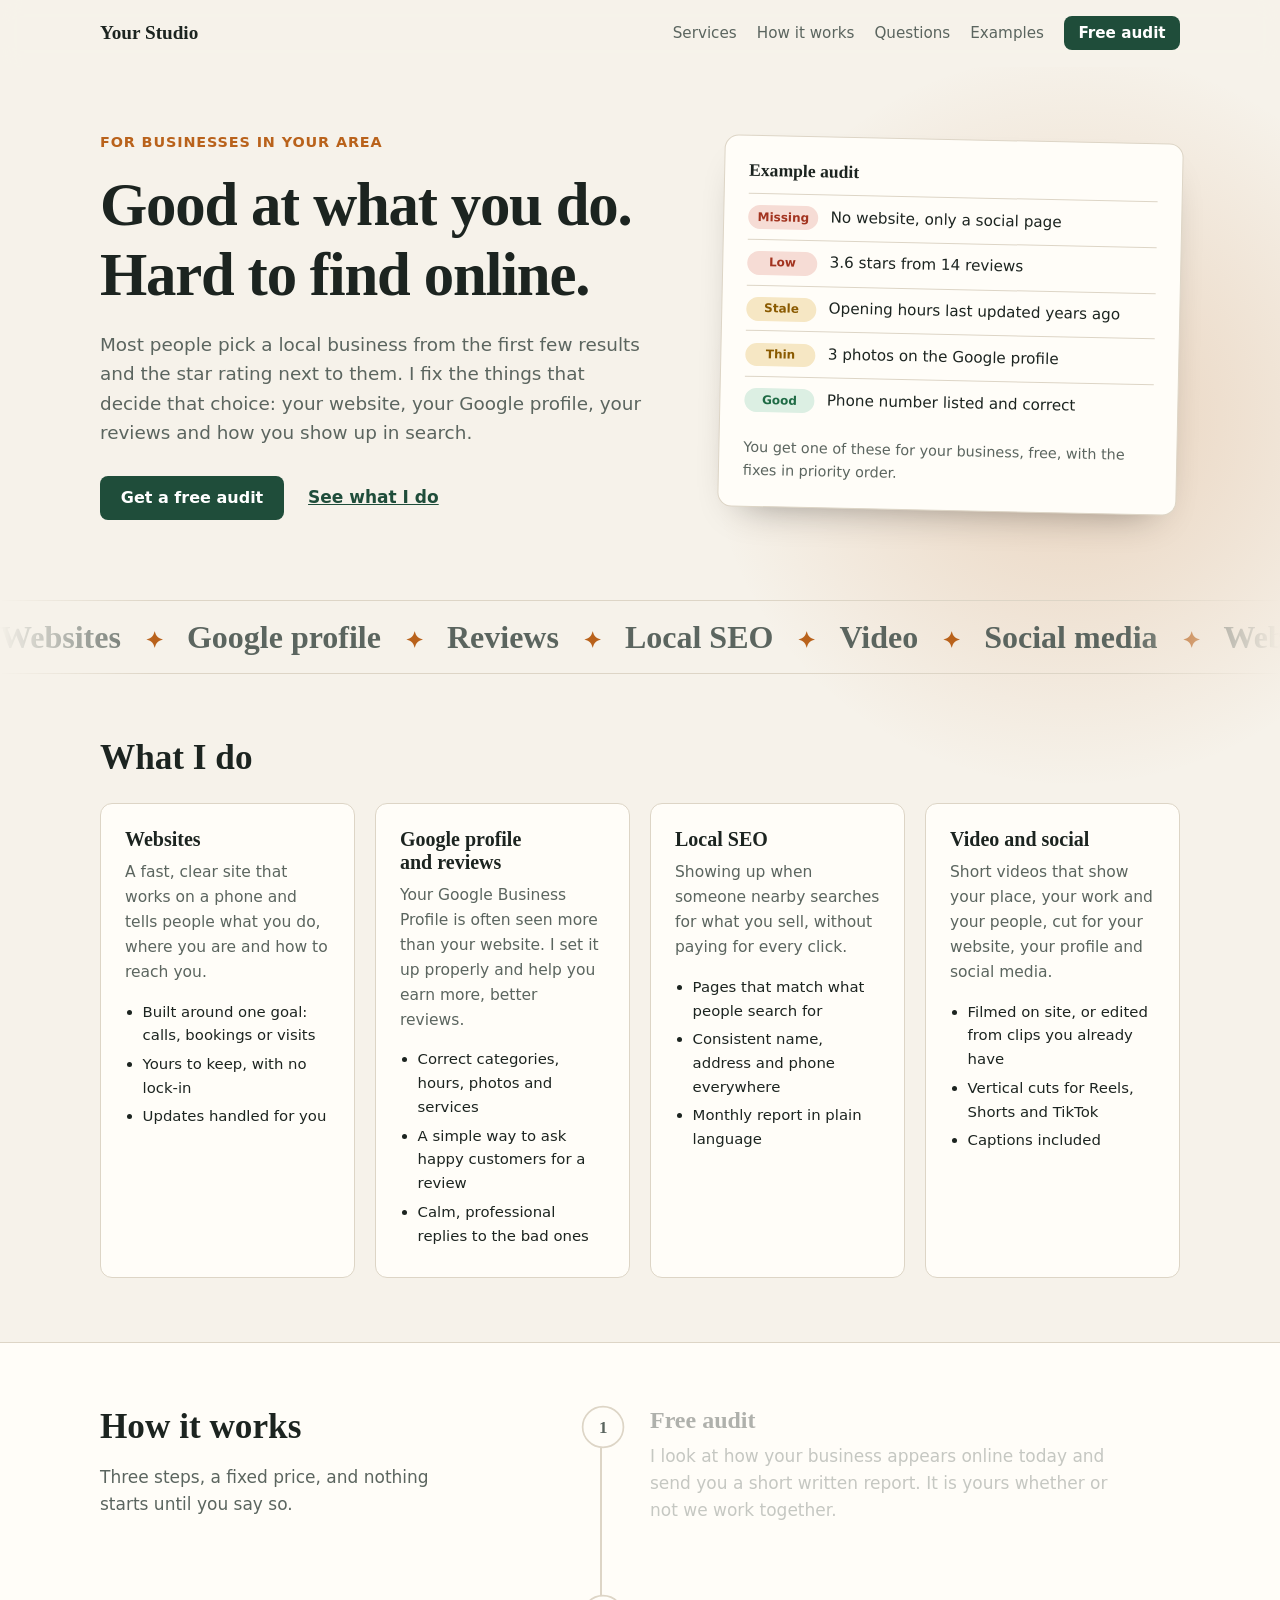
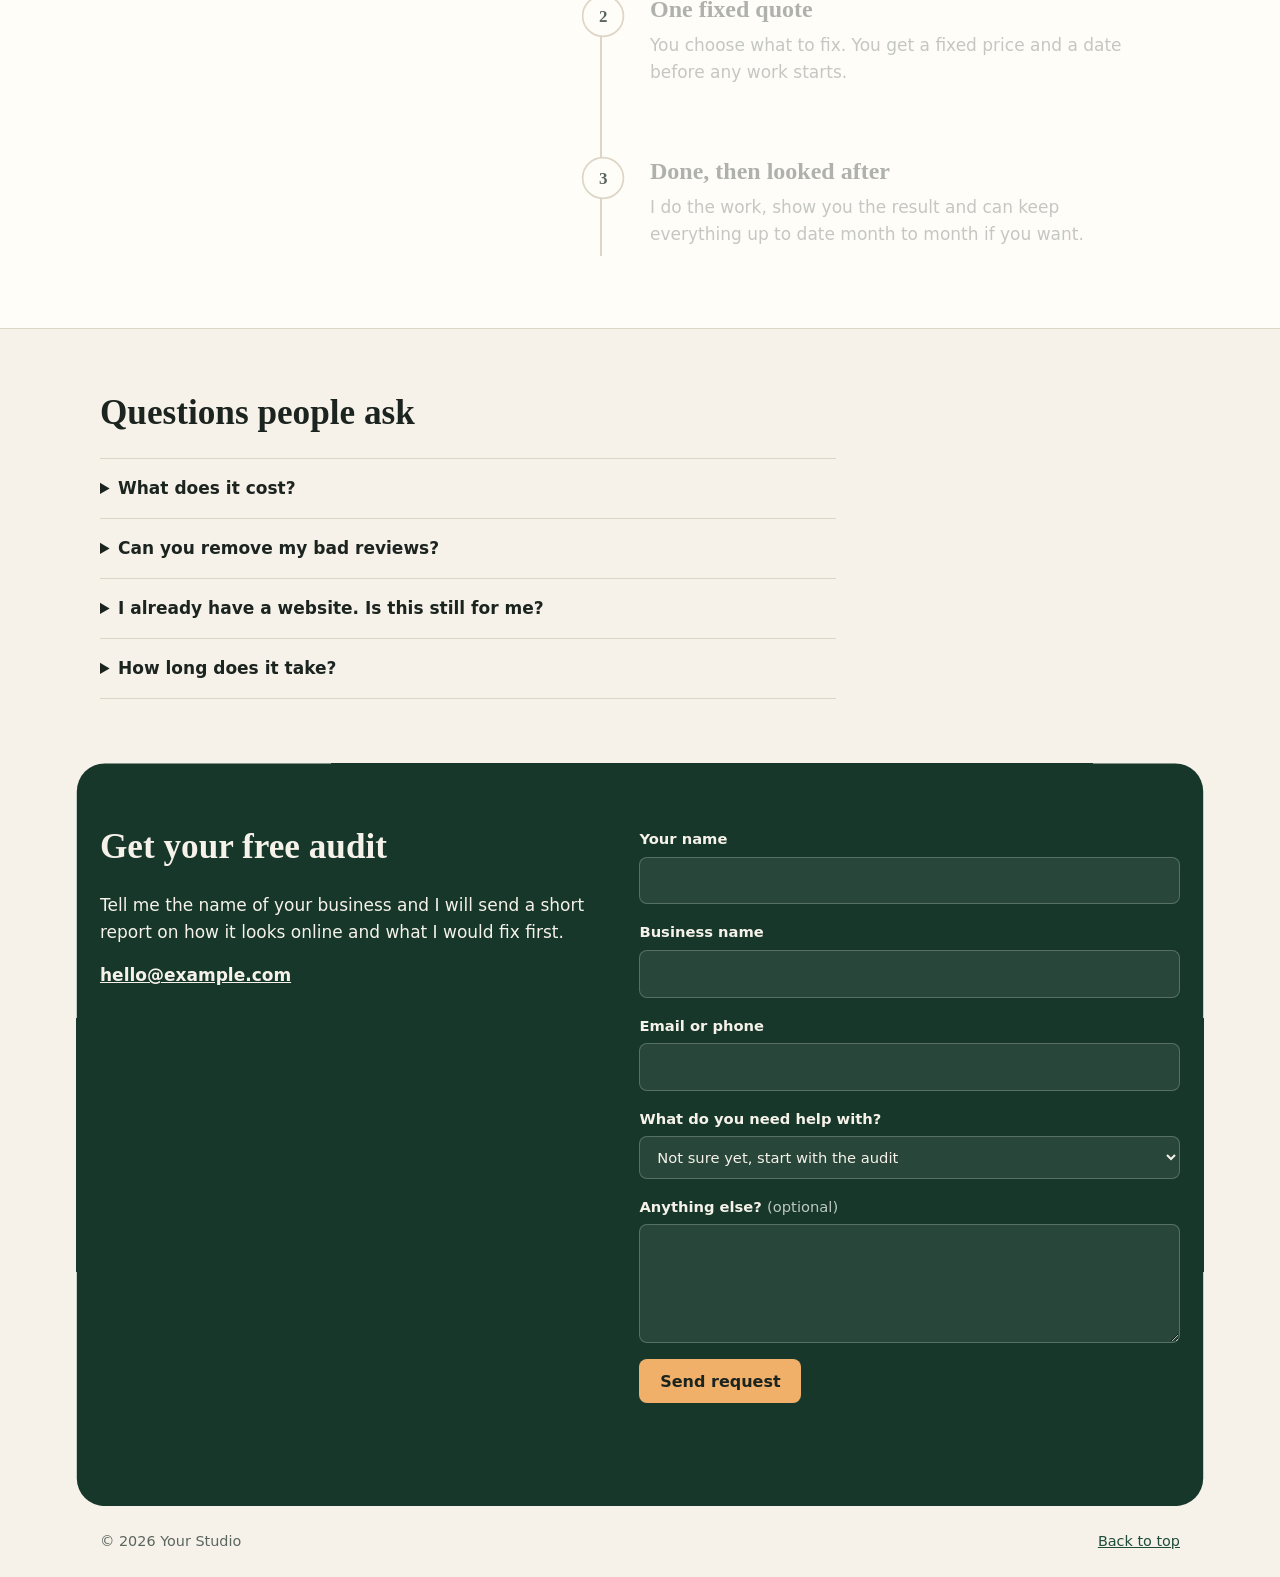
<file: index.html>
<!doctype html>
<html lang="en">
<head>
  <meta charset="utf-8">
  <meta name="viewport" content="width=device-width, initial-scale=1">
  <title>Websites, local SEO and video for local businesses</title>
  <meta name="description" content="Websites, Google profile and review help, local SEO and short videos for local businesses. Start with a free audit of how you look online.">
  <link rel="stylesheet" href="assets/site.css">
</head>
<body class="home">
  <div class="progress" aria-hidden="true"></div>
  <header class="top">
    <a class="brand" href="#" data-cfg="name">Your Studio</a>
    <nav aria-label="Main">
      <a href="#services">Services</a>
      <a href="#how">How it works</a>
      <a href="#faq">Questions</a>
      <a href="templates/index.html">Examples</a>
      <a class="btn small" href="#contact">Free audit</a>
    </nav>
  </header>

  <main>
    <section class="hero">
      <div class="hero-copy">
        <p class="eyebrow">For businesses in <span data-cfg="area">your area</span></p>
        <h1>Good at what you do. Hard to find online.</h1>
        <p class="lede">
          Most people pick a local business from the first few results and the star rating
          next to them. I fix the things that decide that choice: your website, your Google
          profile, your reviews and how you show up in search.
        </p>
        <div class="cta-row">
          <a class="btn" href="#contact">Get a free audit</a>
          <a class="link" href="#services">See what I do</a>
        </div>
      </div>

      <aside class="scorecard" aria-label="Example audit">
        <p class="scorecard-title">Example audit</p>
        <ul>
          <li><span class="mark bad">Missing</span> No website, only a social page</li>
          <li><span class="mark bad">Low</span> 3.6 stars from 14 reviews</li>
          <li><span class="mark warn">Stale</span> Opening hours last updated years ago</li>
          <li><span class="mark warn">Thin</span> 3 photos on the Google profile</li>
          <li><span class="mark good">Good</span> Phone number listed and correct</li>
        </ul>
        <p class="scorecard-note">You get one of these for your business, free, with the fixes in priority order.</p>
      </aside>
    </section>

    <div class="marquee" aria-hidden="true">
      <div class="marquee-track">
        <span>Websites</span><span>Google profile</span><span>Reviews</span><span>Local SEO</span><span>Video</span><span>Social media</span>
      </div>
    </div>

    <section id="services" class="band">
      <h2>What I do</h2>
      <div class="grid">
        <article class="card">
          <h3>Websites</h3>
          <p>A fast, clear site that works on a phone and tells people what you do, where you are and how to reach you.</p>
          <ul>
            <li>Built around one goal: calls, bookings or visits</li>
            <li>Yours to keep, with no lock-in</li>
            <li>Updates handled for you</li>
          </ul>
        </article>
        <article class="card">
          <h3>Google profile and reviews</h3>
          <p>Your Google Business Profile is often seen more than your website. I set it up properly and help you earn more, better reviews.</p>
          <ul>
            <li>Correct categories, hours, photos and services</li>
            <li>A simple way to ask happy customers for a review</li>
            <li>Calm, professional replies to the bad ones</li>
          </ul>
        </article>
        <article class="card">
          <h3>Local SEO</h3>
          <p>Showing up when someone nearby searches for what you sell, without paying for every click.</p>
          <ul>
            <li>Pages that match what people search for</li>
            <li>Consistent name, address and phone everywhere</li>
            <li>Monthly report in plain language</li>
          </ul>
        </article>
        <article class="card">
          <h3>Video and social</h3>
          <p>Short videos that show your place, your work and your people, cut for your website, your profile and social media.</p>
          <ul>
            <li>Filmed on site, or edited from clips you already have</li>
            <li>Vertical cuts for Reels, Shorts and TikTok</li>
            <li>Captions included</li>
          </ul>
        </article>
      </div>
    </section>

    <section id="how" class="band alt how">
      <div class="how-head">
        <h2>How it works</h2>
        <p>Three steps, a fixed price, and nothing starts until you say so.</p>
      </div>
      <ol class="steps">
        <li>
          <h3>Free audit</h3>
          <p>I look at how your business appears online today and send you a short written report. It is yours whether or not we work together.</p>
        </li>
        <li>
          <h3>One fixed quote</h3>
          <p>You choose what to fix. You get a fixed price and a date before any work starts.</p>
        </li>
        <li>
          <h3>Done, then looked after</h3>
          <p>I do the work, show you the result and can keep everything up to date month to month if you want.</p>
        </li>
      </ol>
    </section>

    <section id="faq" class="band">
      <h2>Questions people ask</h2>
      <div class="faq">
        <details>
          <summary>What does it cost?</summary>
          <p>The audit is free. After that every job has a fixed price agreed up front, so there are no surprises. Small fixes start small.</p>
        </details>
        <details>
          <summary>Can you remove my bad reviews?</summary>
          <p>No, and nobody honestly can unless a review breaks the platform's rules. What works is replying well and making it easy for your happy customers to leave a review, so the rating reflects your real work.</p>
        </details>
        <details>
          <summary>I already have a website. Is this still for me?</summary>
          <p>Yes. Often the site is fine and the gap is the Google profile, the reviews or how the site ranks. The audit shows where the real problem is.</p>
        </details>
        <details>
          <summary>How long does it take?</summary>
          <p>A Google profile tidy-up takes days. A new website usually takes two to three weeks. Search rankings improve over a few months.</p>
        </details>
      </div>
    </section>

    <section id="contact" class="band cta">
      <div class="contact">
        <div>
          <h2>Get your free audit</h2>
          <p>Tell me the name of your business and I will send a short report on how it looks online and what I would fix first.</p>
          <p class="direct">
            <a data-cfg-href="email" href="mailto:hello@example.com"><span data-cfg="email">hello@example.com</span></a>
            <a data-cfg-href="phone" data-cfg-hide-empty="phone" href="#"><span data-cfg="phone"></span></a>
          </p>
        </div>
        <form id="contact-form" novalidate>
          <label>Your name
            <input name="name" autocomplete="name" required>
          </label>
          <label>Business name
            <input name="business" autocomplete="organization" required>
          </label>
          <label>Email or phone
            <input name="contact" required>
          </label>
          <label>What do you need help with?
            <select name="topic">
              <option>Not sure yet, start with the audit</option>
              <option>Website</option>
              <option>Google profile and reviews</option>
              <option>Local SEO</option>
              <option>Video and social</option>
            </select>
          </label>
          <label><span>Anything else? <span class="optional">(optional)</span></span>
            <textarea name="message" rows="4"></textarea>
          </label>
          <label class="hp" aria-hidden="true">Leave this empty
            <input name="company_url" tabindex="-1" autocomplete="off">
          </label>
          <button class="btn" type="submit">Send request</button>
          <p id="form-status" role="status"></p>
        </form>
      </div>
    </section>
  </main>

  <footer class="foot">
    <span>&copy; <span id="year"></span> <span data-cfg="name">Your Studio</span></span>
    <a href="#">Back to top</a>
  </footer>

  <script src="config.js"></script>
  <script src="assets/site.js"></script>
</body>
</html>
</file>
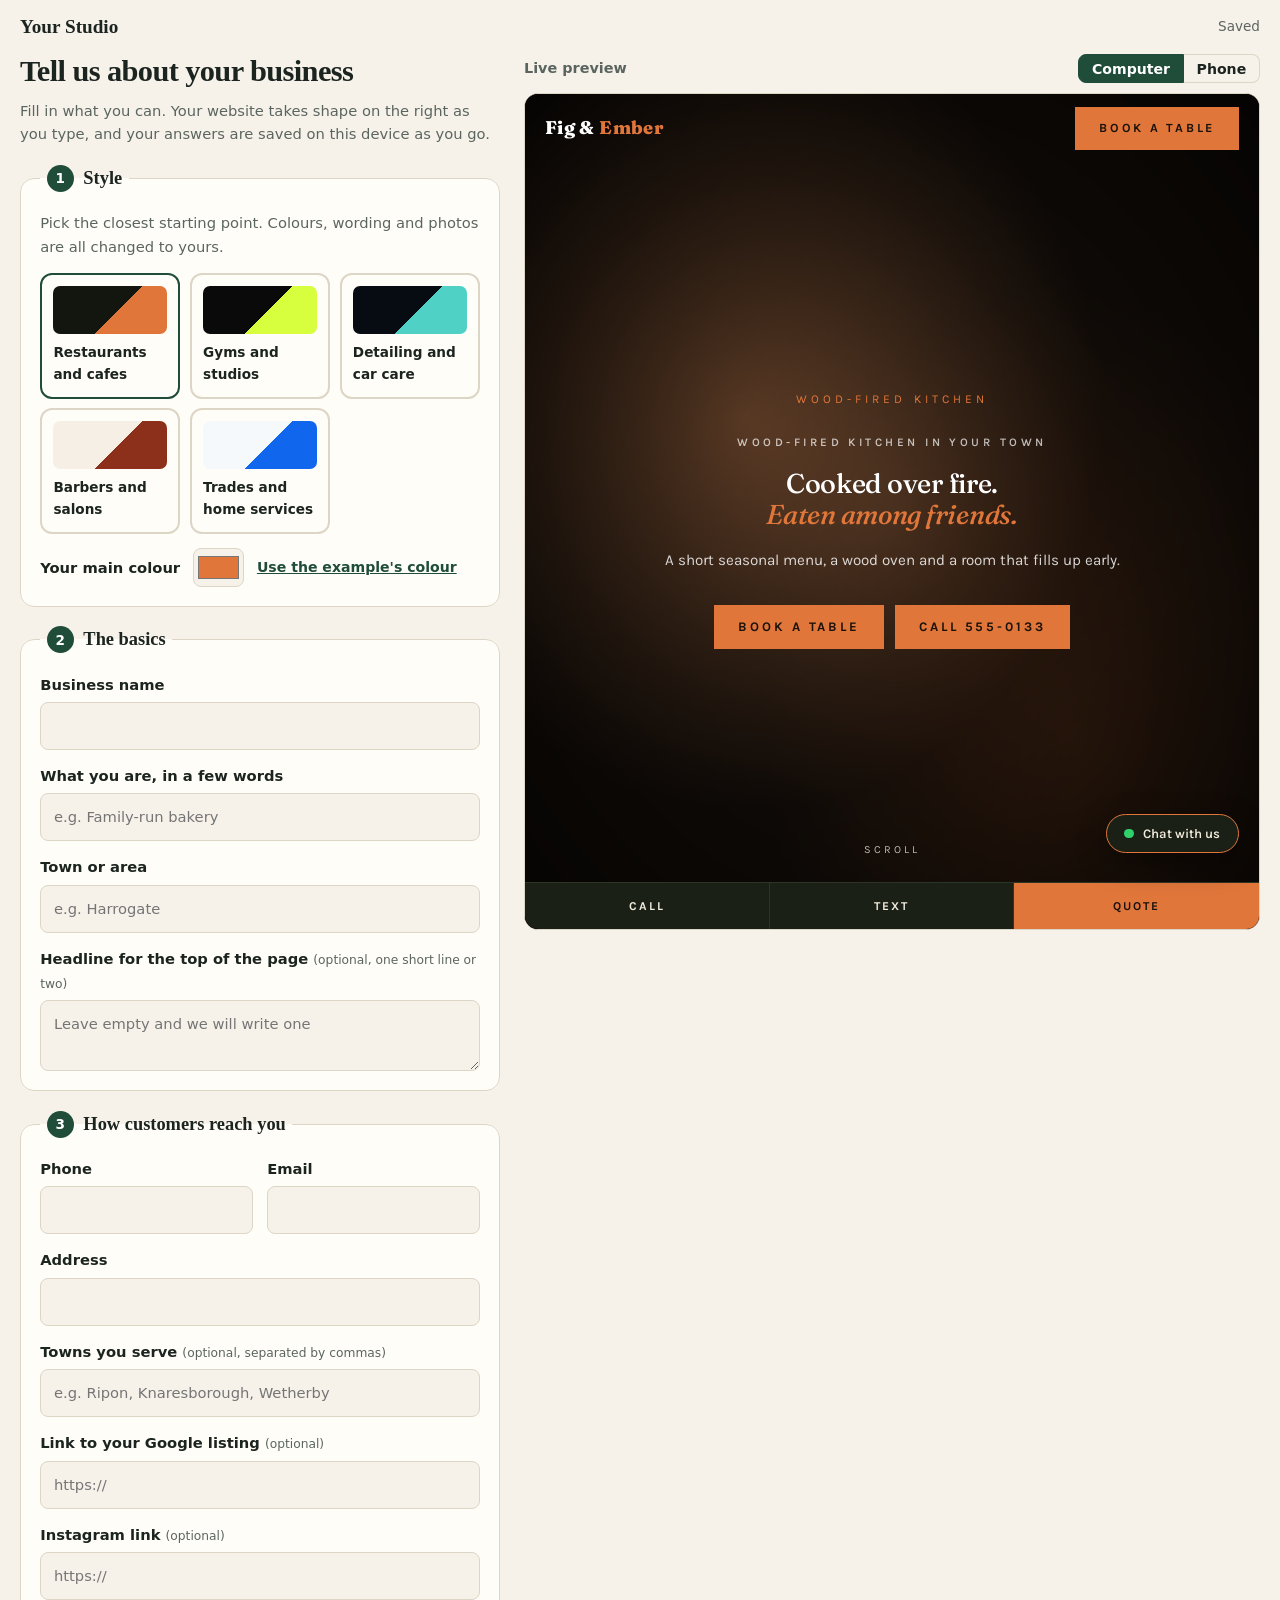
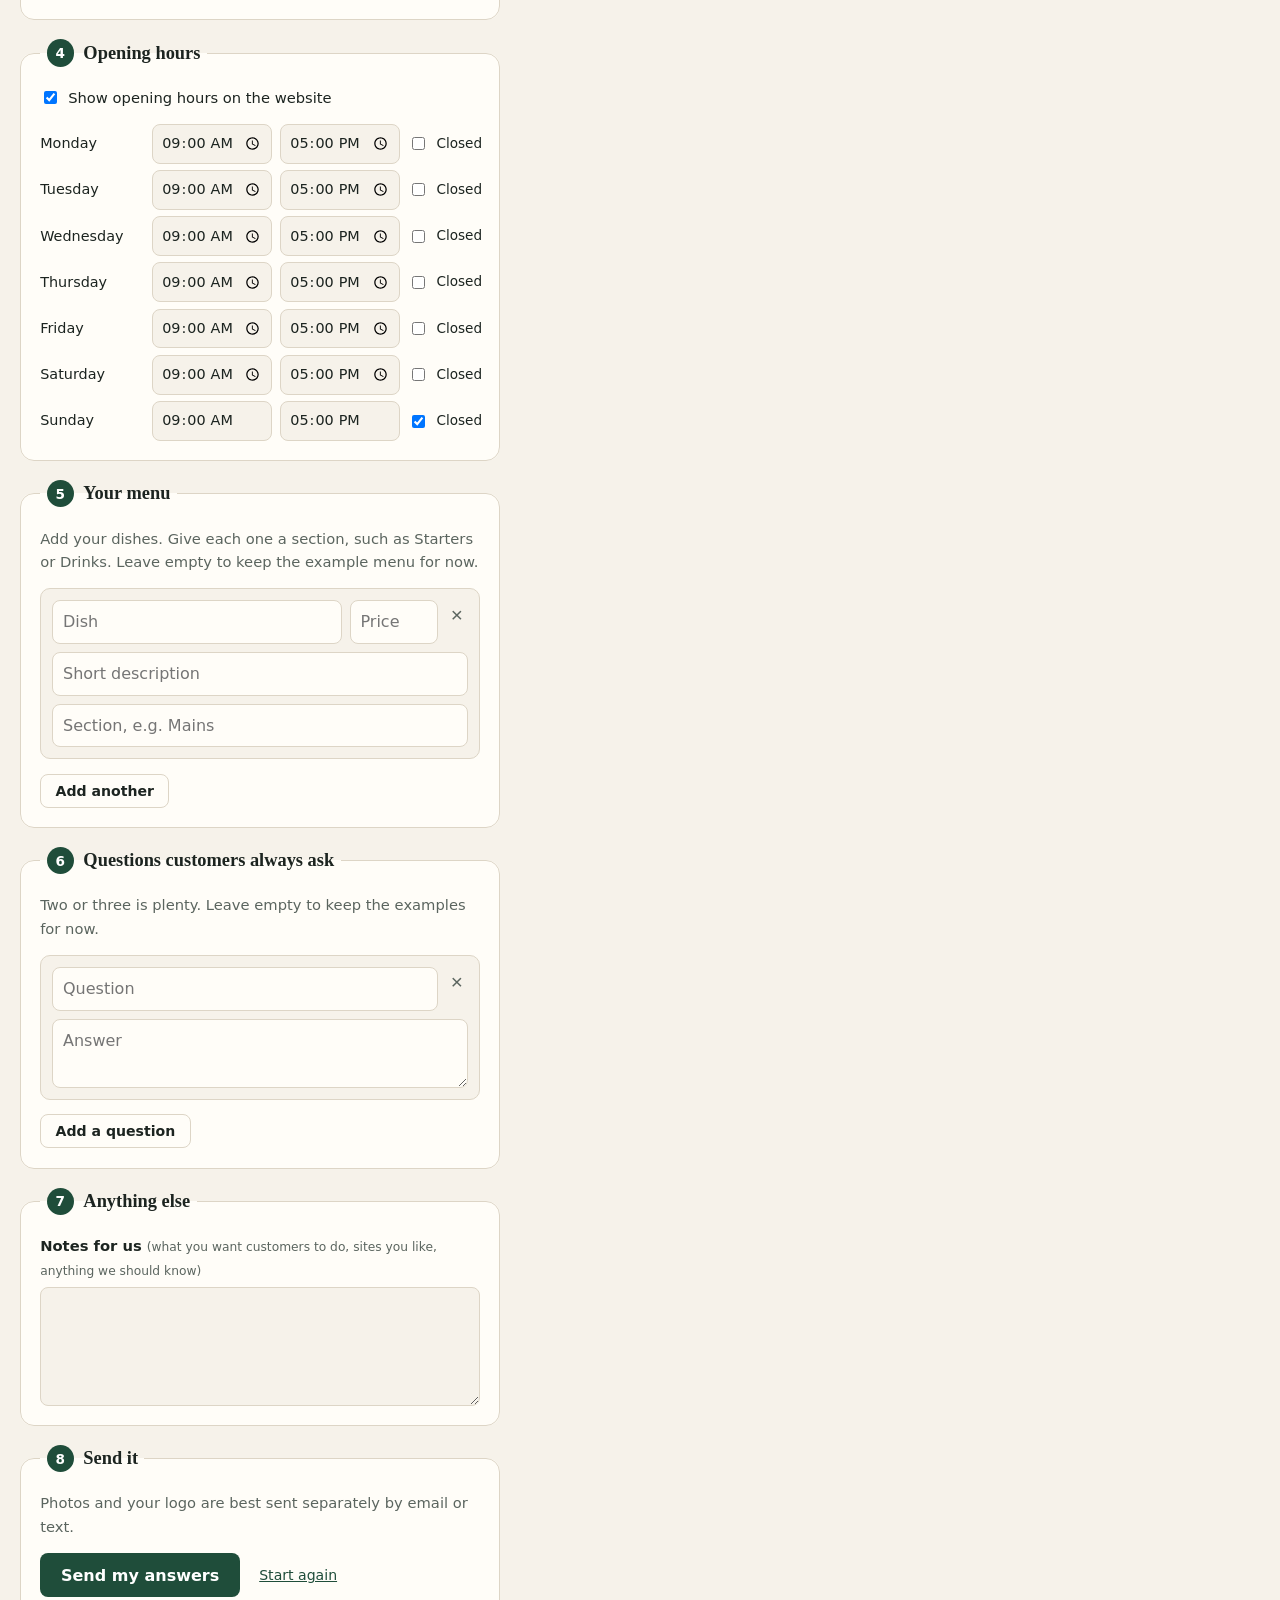
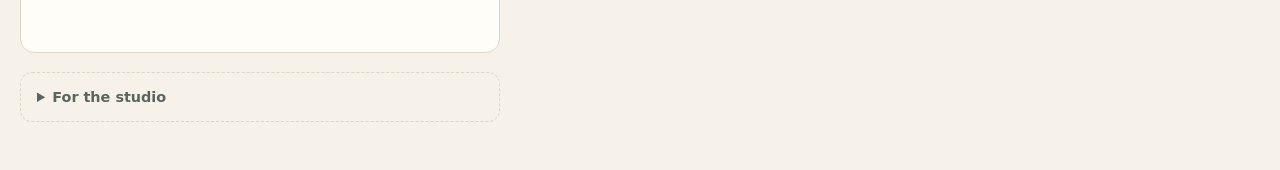
<file: intake/index.html>
<!doctype html>
<html lang="en">
<head>
  <meta charset="utf-8">
  <meta name="viewport" content="width=device-width, initial-scale=1">
  <meta name="robots" content="noindex">
  <title>Build your website</title>
  <link rel="stylesheet" href="../assets/site.css">
  <link rel="stylesheet" href="intake.css">
</head>
<body>
  <header class="top">
    <a class="brand" href="../index.html" data-cfg="name">Your Studio</a>
    <nav aria-label="Actions">
      <span id="saved" class="saved" role="status"></span>
      <a class="btn small" id="open-preview" href="../templates/site/index.html?preview=1" target="_blank" rel="noopener">Open preview in a new tab</a>
    </nav>
  </header>

  <main class="builder">
    <form id="form" class="questions" novalidate>
      <div class="intro">
        <h1>Tell us about your business</h1>
        <p>Fill in what you can. Your website takes shape on the right as you type, and your answers are saved on this device as you go.</p>
      </div>

      <fieldset>
        <legend><span>1</span> Style</legend>
        <p class="hint">Pick the closest starting point. Colours, wording and photos are all changed to yours.</p>
        <div id="types" class="types"></div>
        <label class="colour">Your main colour
          <input type="color" id="accent" data-field="accent">
          <button type="button" class="linklike plain" id="accent-reset">Use the example's colour</button>
        </label>
      </fieldset>

      <fieldset>
        <legend><span>2</span> The basics</legend>
        <label>Business name <input data-field="name" autocomplete="organization" required></label>
        <label>What you are, in a few words <input data-field="tagline" placeholder="e.g. Family-run bakery"></label>
        <label>Town or area <input data-field="town" placeholder="e.g. Harrogate"></label>
        <label>Headline for the top of the page <small>(optional, one short line or two)</small>
          <textarea data-field="headline" rows="2" placeholder="Leave empty and we will write one"></textarea>
        </label>
      </fieldset>

      <fieldset>
        <legend><span>3</span> How customers reach you</legend>
        <div class="two">
          <label>Phone <input data-field="phone" type="tel" autocomplete="tel"></label>
          <label>Email <input data-field="email" type="email" autocomplete="email"></label>
        </div>
        <label>Address <input data-field="address" autocomplete="street-address"></label>
        <label>Towns you serve <small>(optional, separated by commas)</small> <input data-field="towns" placeholder="e.g. Ripon, Knaresborough, Wetherby"></label>
        <label>Link to your Google listing <small>(optional)</small> <input data-field="reviewsUrl" type="url" placeholder="https://"></label>
        <label>Instagram link <small>(optional)</small> <input data-field="instagramUrl" type="url" placeholder="https://"></label>
      </fieldset>

      <fieldset>
        <legend><span>4</span> Opening hours</legend>
        <label class="check"><input type="checkbox" data-field="showHours"> Show opening hours on the website</label>
        <div id="hours" class="hours-grid"></div>
      </fieldset>

      <fieldset>
        <legend><span>5</span> <span id="items-title">What you offer</span></legend>
        <p class="hint" id="items-hint"></p>
        <div id="items" class="rows"></div>
        <button type="button" class="ghost" id="add-item">Add another</button>
      </fieldset>

      <fieldset>
        <legend><span>6</span> Questions customers always ask</legend>
        <p class="hint">Two or three is plenty. Leave empty to keep the examples for now.</p>
        <div id="faqs" class="rows"></div>
        <button type="button" class="ghost" id="add-faq">Add a question</button>
      </fieldset>

      <fieldset>
        <legend><span>7</span> Anything else</legend>
        <label>Notes for us <small>(what you want customers to do, sites you like, anything we should know)</small>
          <textarea data-field="notes" rows="4"></textarea>
        </label>
      </fieldset>

      <fieldset class="finish">
        <legend><span>8</span> Send it</legend>
        <p class="hint">Photos and your logo are best sent separately by email or text.</p>
        <div class="actions">
          <button type="submit" class="btn" id="send">Send my answers</button>
          <button type="button" class="linklike plain" id="reset">Start again</button>
        </div>
        <p id="status" role="status"></p>
      </fieldset>

      <details class="studio">
        <summary>For the studio</summary>
        <p class="hint">Turn a set of answers into a site file for <code>templates/sites/</code>.</p>
        <div class="actions">
          <button type="button" class="ghost" id="download-site">Download site file</button>
          <button type="button" class="ghost" id="download-answers">Download answers</button>
          <label class="ghost file">Load answers<input type="file" id="load-answers" accept="application/json" hidden></label>
        </div>
      </details>
    </form>

    <aside class="preview" aria-label="Preview of your website">
      <div class="preview-bar">
        <span>Live preview</span>
        <div class="views" role="group" aria-label="Preview size">
          <button type="button" class="ghost" data-size="desktop" aria-pressed="true">Computer</button>
          <button type="button" class="ghost" data-size="phone" aria-pressed="false">Phone</button>
        </div>
      </div>
      <div class="frame-wrap" id="frame-wrap"><iframe id="frame" title="Website preview"></iframe></div>
    </aside>
  </main>

  <script src="../config.js"></script>
  <script src="../templates/sites/index.js"></script>
  <script src="intake.js"></script>
</body>
</html>
</file>
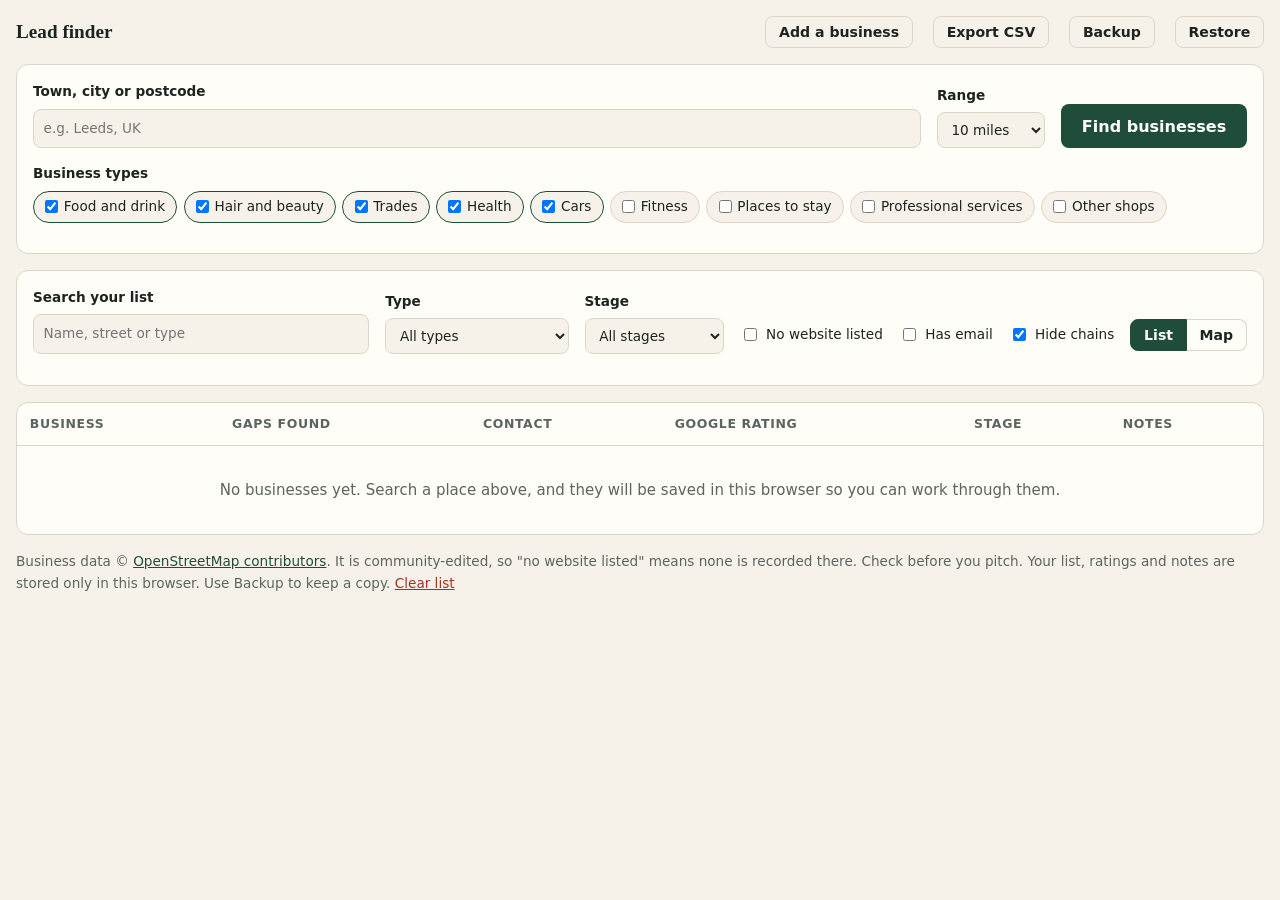
<file: leads/index.html>
<!doctype html>
<html lang="en">
<head>
  <meta charset="utf-8">
  <meta name="viewport" content="width=device-width, initial-scale=1">
  <meta name="robots" content="noindex, nofollow">
  <title>Lead finder</title>
  <link rel="stylesheet" href="../assets/site.css">
  <link rel="stylesheet" href="vendor/leaflet/leaflet.css">
  <link rel="stylesheet" href="leads.css">
</head>
<body>
  <header class="top">
    <a class="brand" href="../index.html">Lead finder</a>
    <nav aria-label="Tools">
      <button type="button" class="ghost" id="add-manual">Add a business</button>
      <button type="button" class="ghost" id="export-csv">Export CSV</button>
      <button type="button" class="ghost" id="export-json">Backup</button>
      <label class="ghost file">Restore<input type="file" id="import-json" accept="application/json" hidden></label>
    </nav>
  </header>

  <main class="tool">
    <form id="search" class="panel">
      <label class="grow">Town, city or postcode
        <input id="place" placeholder="e.g. Leeds, UK" required>
      </label>
      <label>Range
        <select id="radius">
          <option value="10" selected>10 miles</option>
          <option value="25">25 miles</option>
          <option value="50">50 miles</option>
          <option value="100">100 miles</option>
          <option value="200">200 miles</option>
        </select>
      </label>
      <button class="btn" type="submit" id="go">Find businesses</button>
      <fieldset id="groups">
        <legend>Business types</legend>
      </fieldset>
      <p id="status" role="status"></p>
    </form>

    <section class="panel filters" aria-label="Filter your list">
      <label class="grow">Search your list
        <input id="q" type="search" placeholder="Name, street or type">
      </label>
      <label>Type
        <select id="f-group"><option value="">All types</option></select>
      </label>
      <label>Stage
        <select id="f-status"><option value="">All stages</option></select>
      </label>
      <label class="check"><input type="checkbox" id="f-noweb"> No website listed</label>
      <label class="check"><input type="checkbox" id="f-email"> Has email</label>
      <label class="check"><input type="checkbox" id="f-chains" checked> Hide chains</label>
      <div class="views" role="group" aria-label="View">
        <button type="button" class="ghost" id="view-list" aria-pressed="true">List</button>
        <button type="button" class="ghost" id="view-map" aria-pressed="false">Map</button>
      </div>
      <p id="count"></p>
    </section>

    <div id="map-wrap" hidden>
      <div id="map" aria-label="Map of businesses"></div>
      <p class="legend"><i class="dot hot"></i> Strong opportunity <i class="dot warm"></i> Some gaps <i class="dot cool"></i> Little to offer <i class="dot done"></i> Already contacted</p>
    </div>

    <div class="table-wrap" id="list-wrap">
      <table>
        <thead>
          <tr>
            <th>Business</th>
            <th>Gaps found</th>
            <th>Contact</th>
            <th title="Type in what you see on Google Maps">Google rating</th>
            <th>Stage</th>
            <th>Notes</th>
          </tr>
        </thead>
        <tbody id="rows"></tbody>
      </table>
      <p id="empty" class="empty">
        No businesses yet. Search a place above, and they will be saved in this browser so you can work through them.
      </p>
    </div>
    <nav class="pager" id="pager" aria-label="Pages" hidden>
      <label>Per page
        <select id="page-size">
          <option>10</option>
          <option selected>25</option>
          <option>50</option>
          <option>100</option>
        </select>
      </label>
      <div class="pages" id="pages"></div>
    </nav>

    <p class="fine">
      Business data &copy; <a href="https://www.openstreetmap.org/copyright" target="_blank" rel="noopener">OpenStreetMap contributors</a>.
      It is community-edited, so "no website listed" means none is recorded there. Check before you pitch.
      Your list, ratings and notes are stored only in this browser. Use Backup to keep a copy.
      <button type="button" class="linklike" id="clear">Clear list</button>
    </p>
  </main>

  <div id="toast" class="toast" role="status" hidden></div>

  <dialog id="manual">
    <form method="dialog" id="manual-form">
      <h2>Add a business</h2>
      <label>Name <input name="name" required></label>
      <label>Address <input name="address"></label>
      <label>Phone <input name="phone"></label>
      <label>Email <input name="email" type="email"></label>
      <label>Website <input name="website" placeholder="Leave empty if they have none"></label>
      <div class="dialog-actions">
        <button type="button" class="ghost" id="manual-cancel">Cancel</button>
        <button class="btn small" type="submit">Add</button>
      </div>
    </form>
  </dialog>

  <dialog id="draft">
    <form method="dialog" id="draft-form">
      <h2>Email to <span id="draft-name"></span></h2>
      <p id="draft-warn" class="warn" hidden></p>
      <label>To <input id="draft-to" type="email" placeholder="No email on record. Paste one here if you find it."></label>
      <label>Subject <input id="draft-subject"></label>
      <label>Message <textarea id="draft-body" rows="14"></textarea></label>
      <p class="fine">Read it before you send, and check the business details are right. Sending marks the business as Contacted.</p>
      <div class="dialog-actions">
        <button type="button" class="ghost" id="draft-cancel">Close</button>
        <button type="button" class="ghost" id="draft-copy">Copy message</button>
        <button type="button" class="btn small" id="draft-send">Open in my email app</button>
      </div>
    </form>
  </dialog>

  <script src="vendor/leaflet/leaflet.js"></script>
  <script src="../config.js"></script>
  <script src="leads.js"></script>
</body>
</html>
</file>
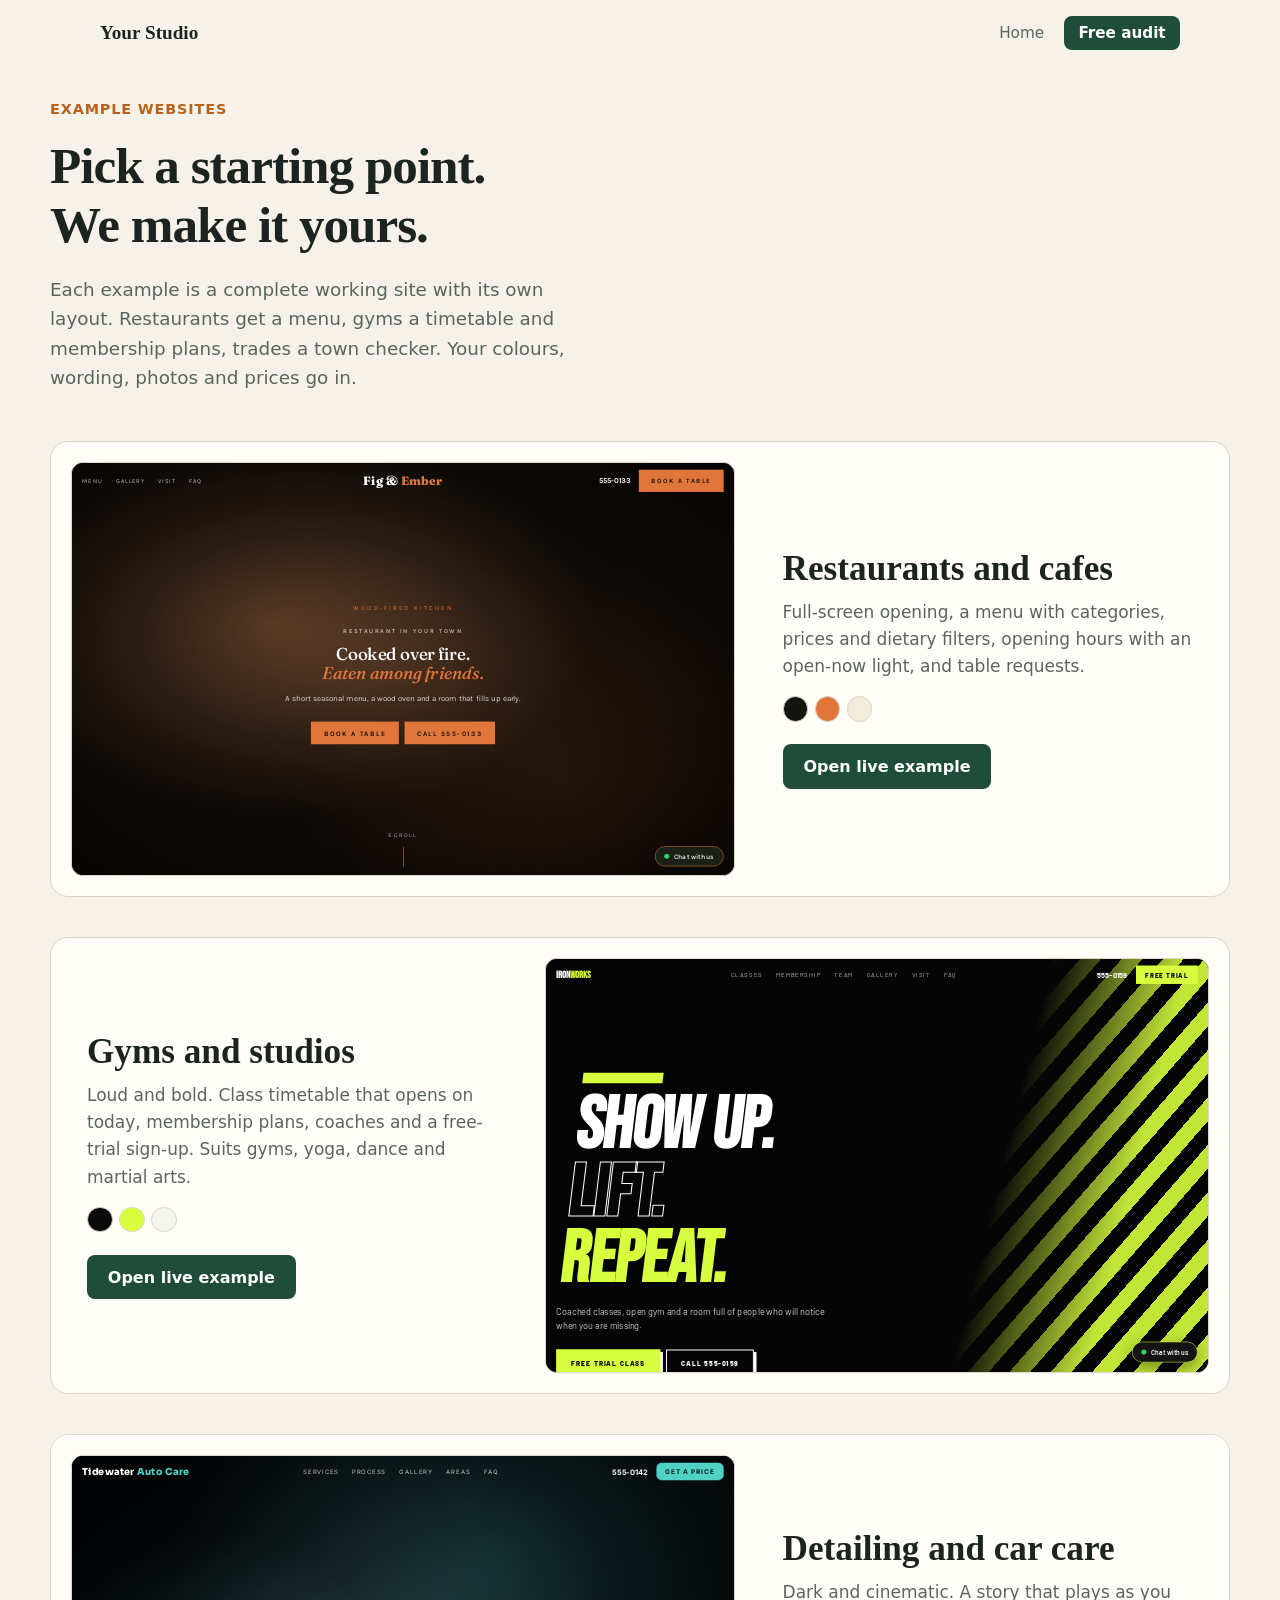
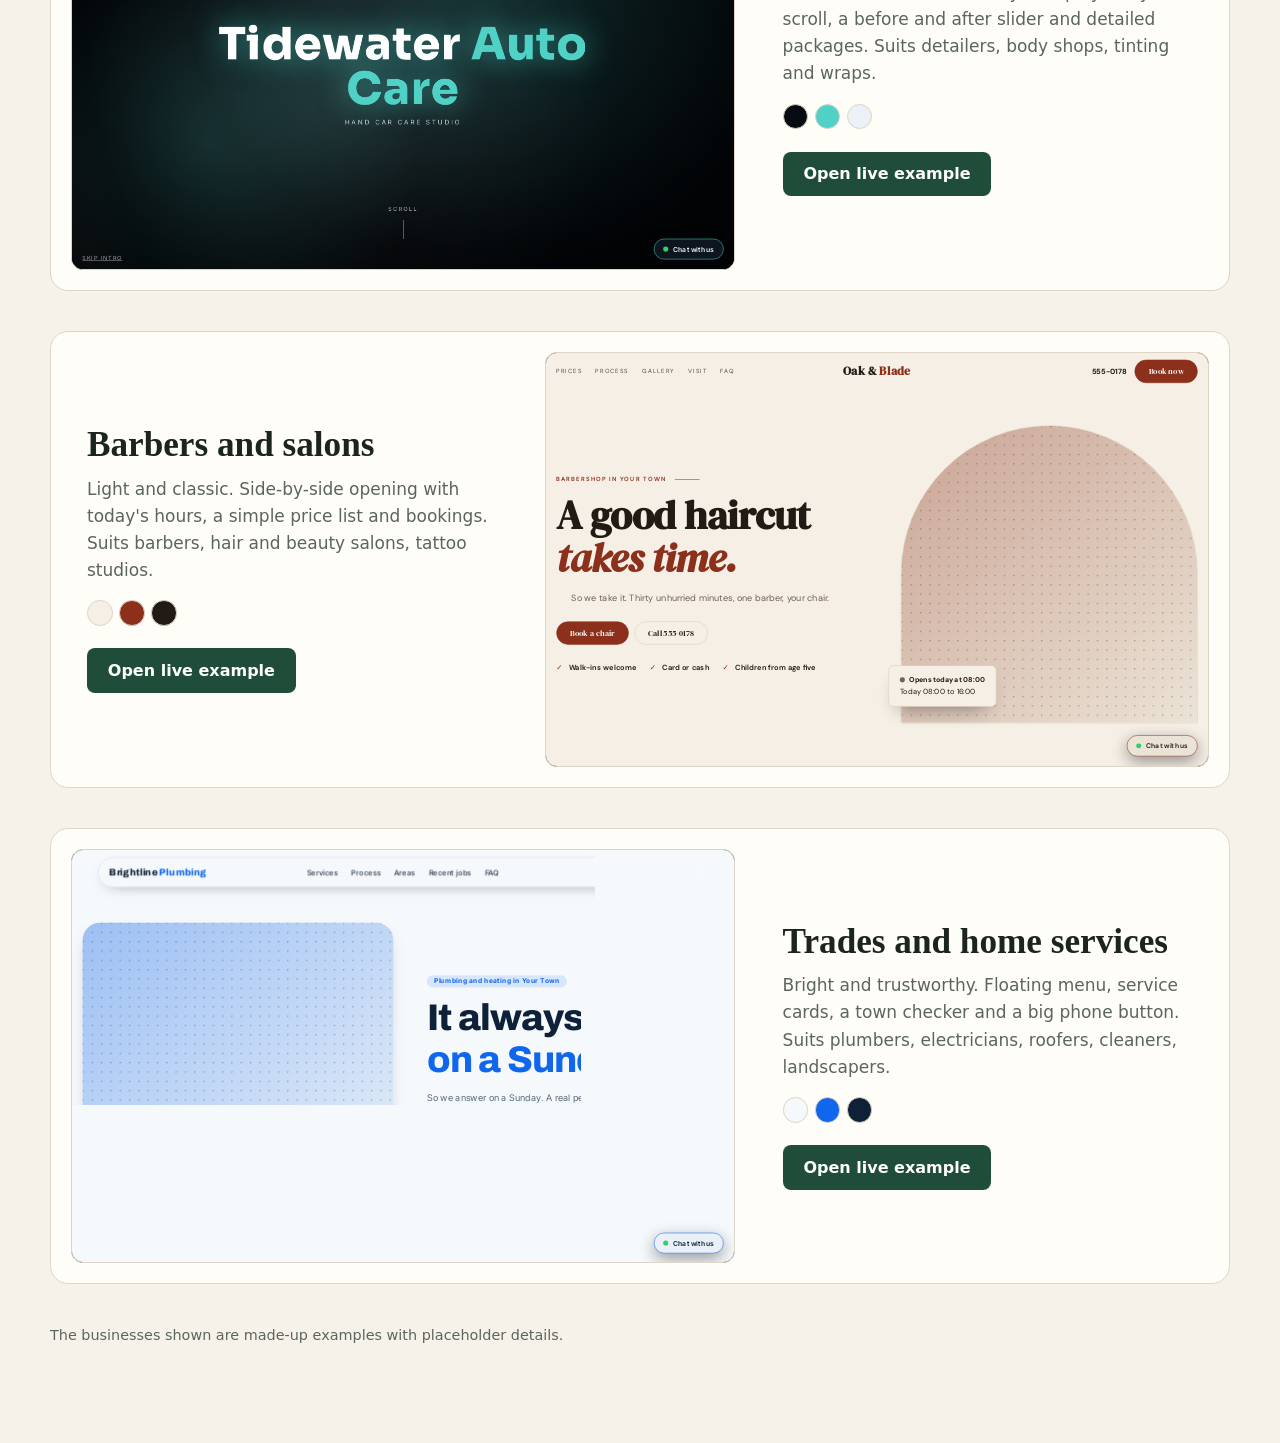
<file: templates/index.html>
<!doctype html>
<html lang="en">
<head>
  <meta charset="utf-8">
  <meta name="viewport" content="width=device-width, initial-scale=1">
  <title>Example websites</title>
  <meta name="description" content="Example websites for local businesses. Pick a style and we tailor it to your business.">
  <link rel="stylesheet" href="../assets/site.css">
  <link rel="stylesheet" href="catalog.css">
</head>
<body>
  <header class="top">
    <a class="brand" href="../index.html" data-cfg="name">Your Studio</a>
    <nav aria-label="Main">
      <a href="../index.html">Home</a>
      <a class="btn small" href="../index.html#contact">Free audit</a>
    </nav>
  </header>

  <main class="catalog">
    <div class="catalog-head">
      <p class="eyebrow">Example websites</p>
      <h1>Pick a starting point. We make it yours.</h1>
      <p class="lede">
        Each example is a complete working site with its own layout. Restaurants get a menu,
        gyms a timetable and membership plans, trades a town checker. Your colours, wording,
        photos and prices go in.
      </p>
    </div>
    <div id="cards" class="cards"></div>
    <p class="catalog-note">The businesses shown are made-up examples with placeholder details.</p>
  </main>

  <script src="../config.js"></script>
  <script src="sites/index.js"></script>
  <script src="catalog.js"></script>
</body>
</html>
</file>
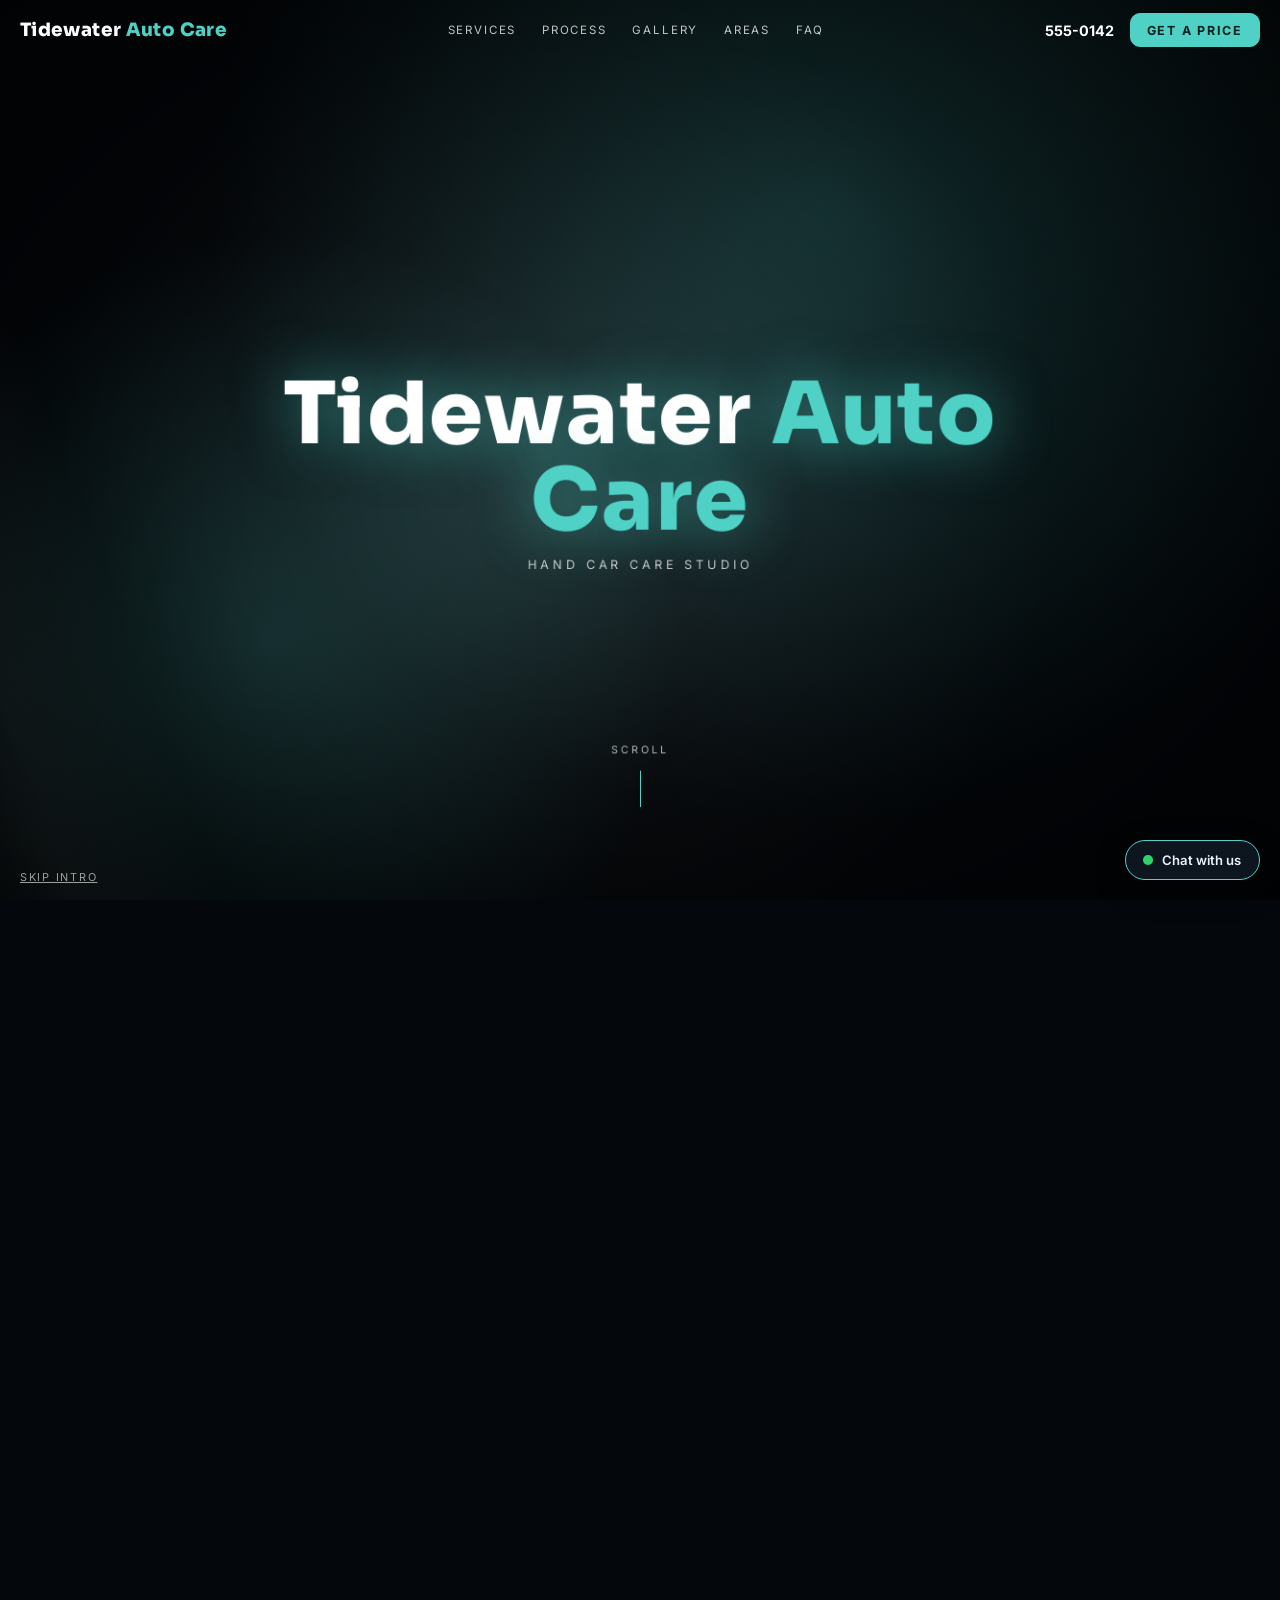
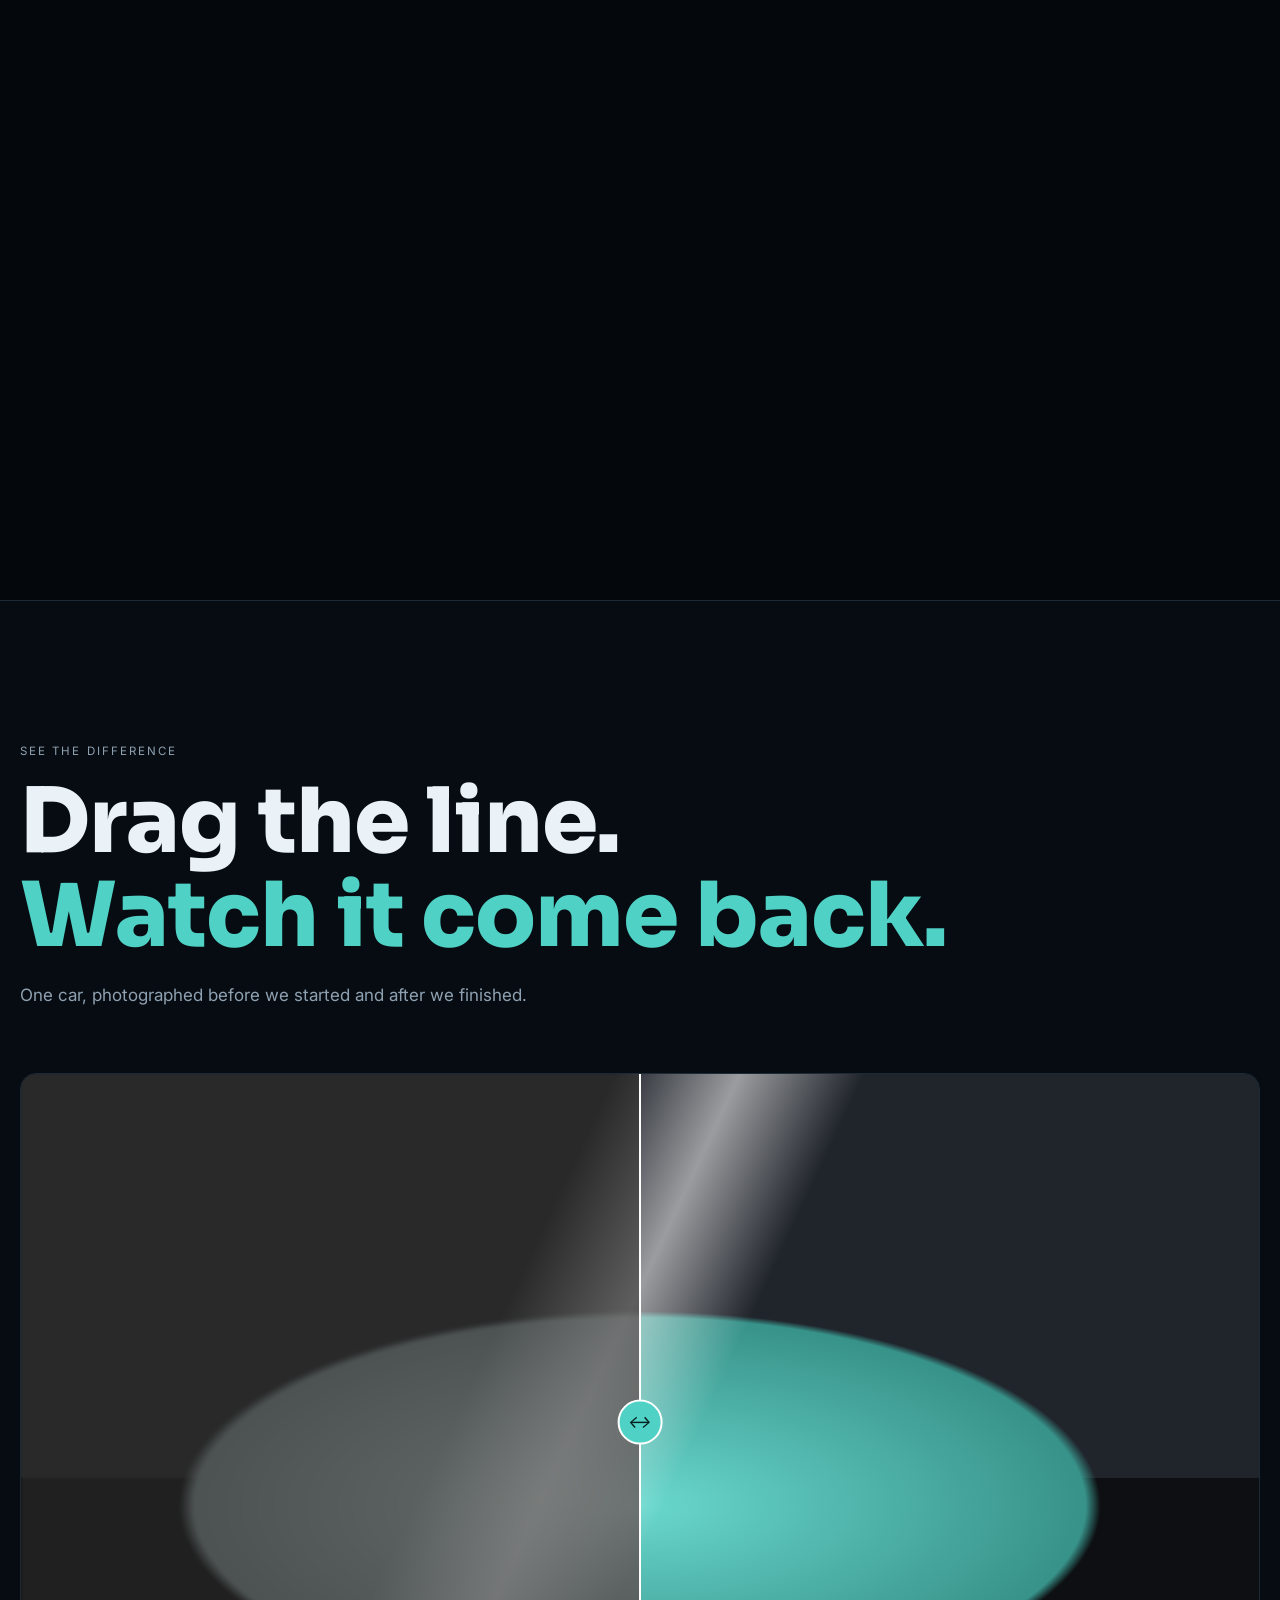
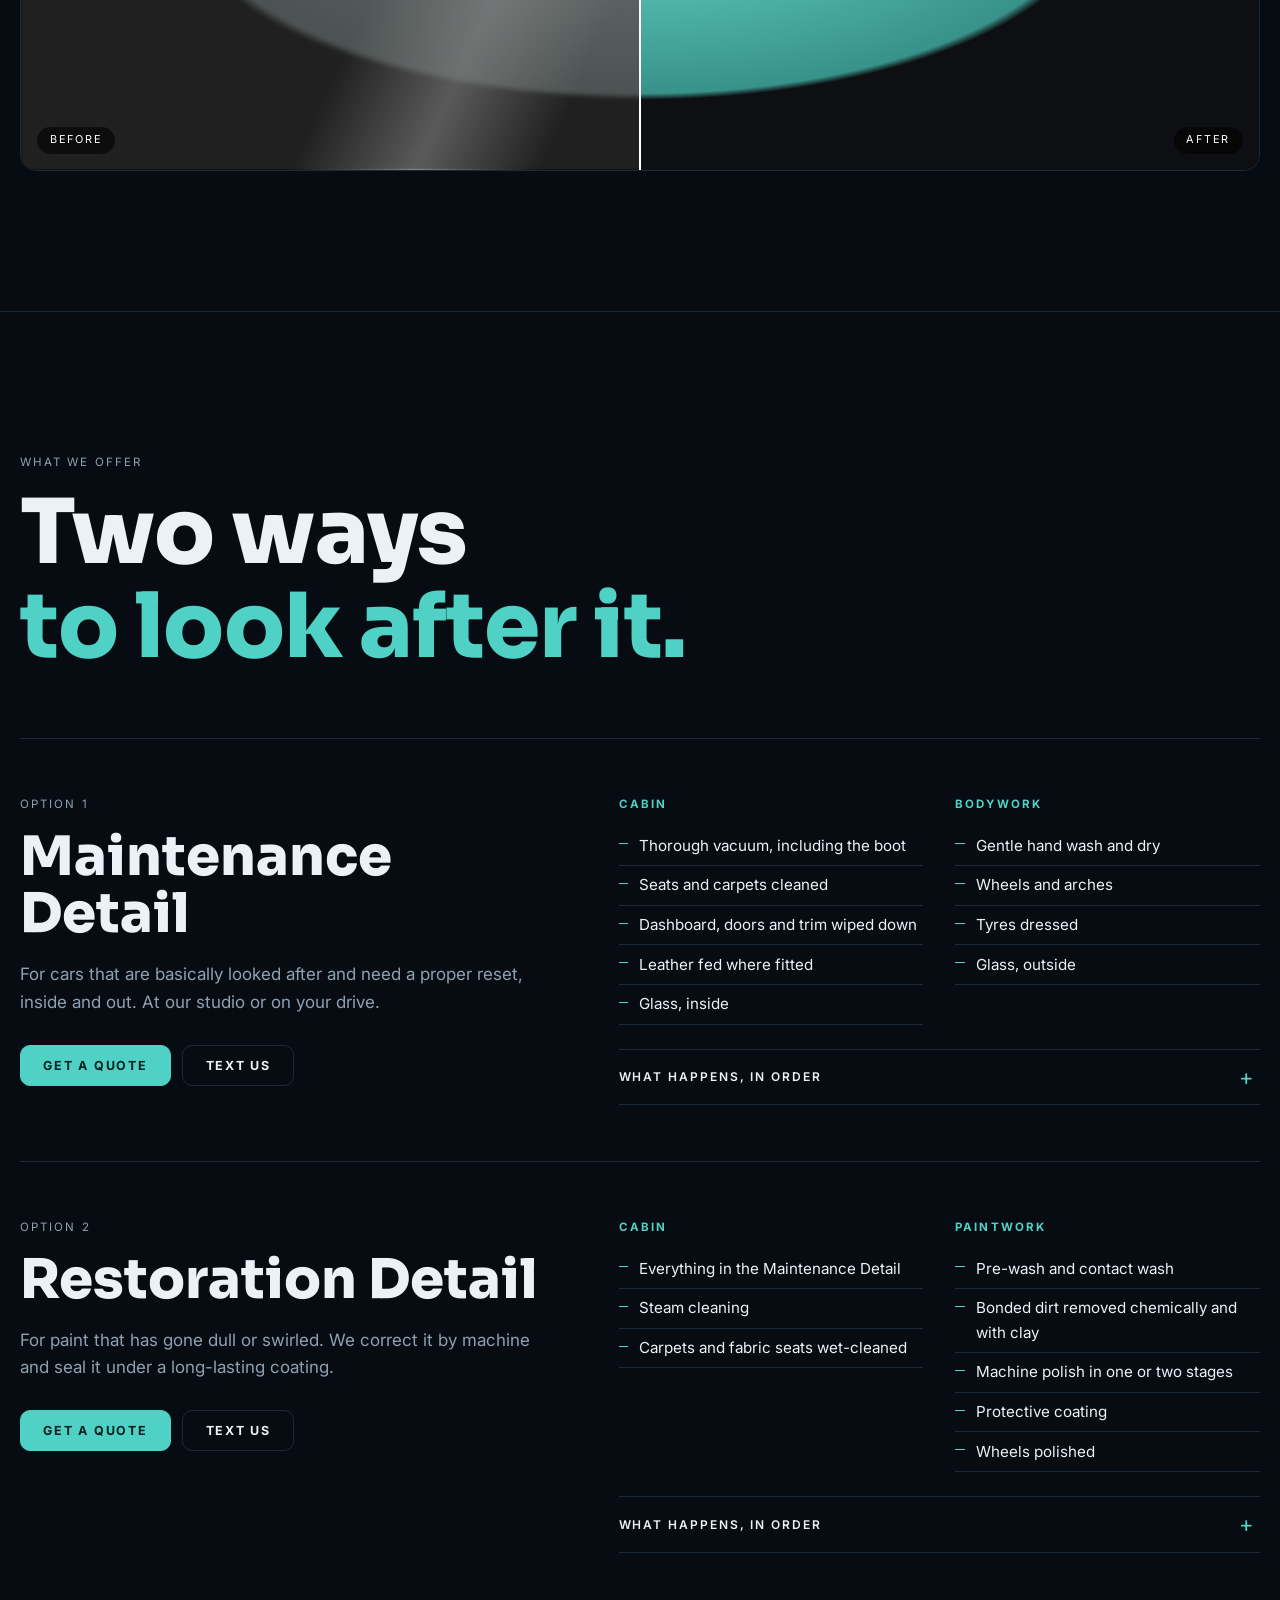
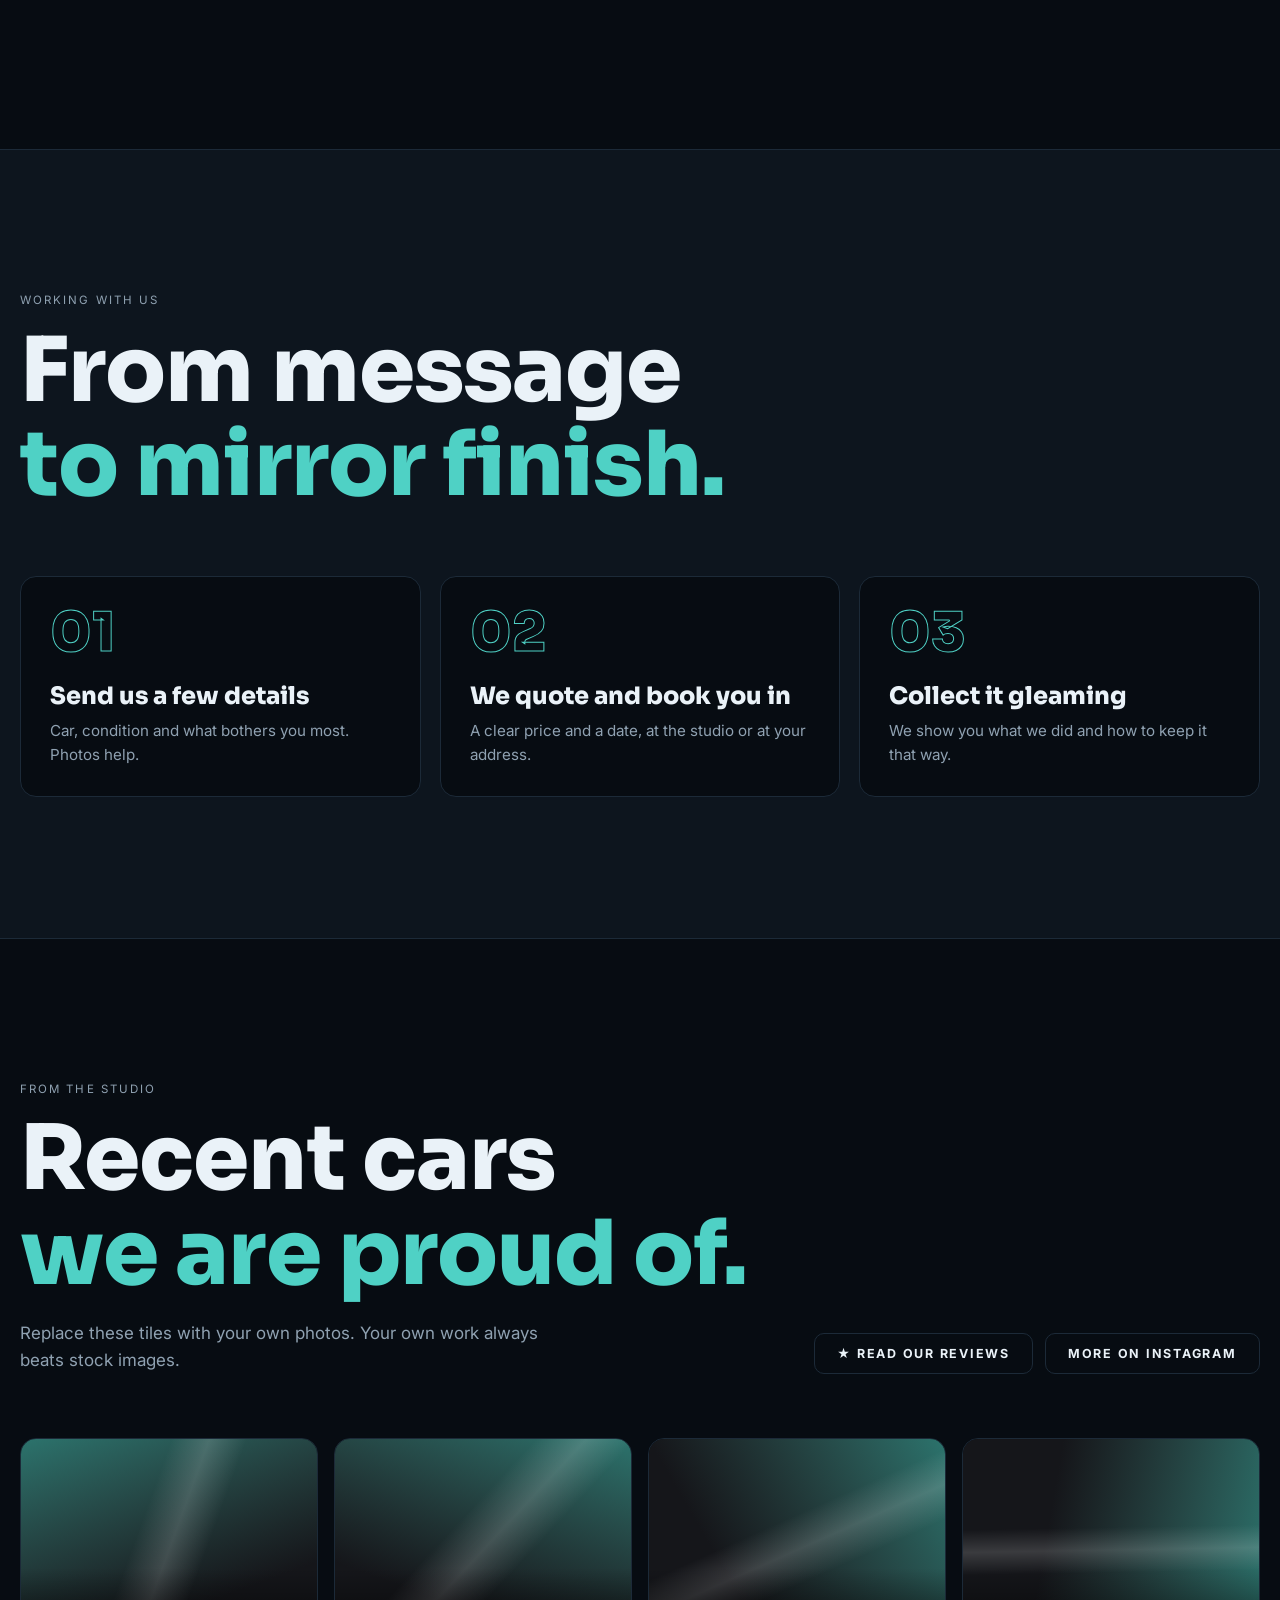
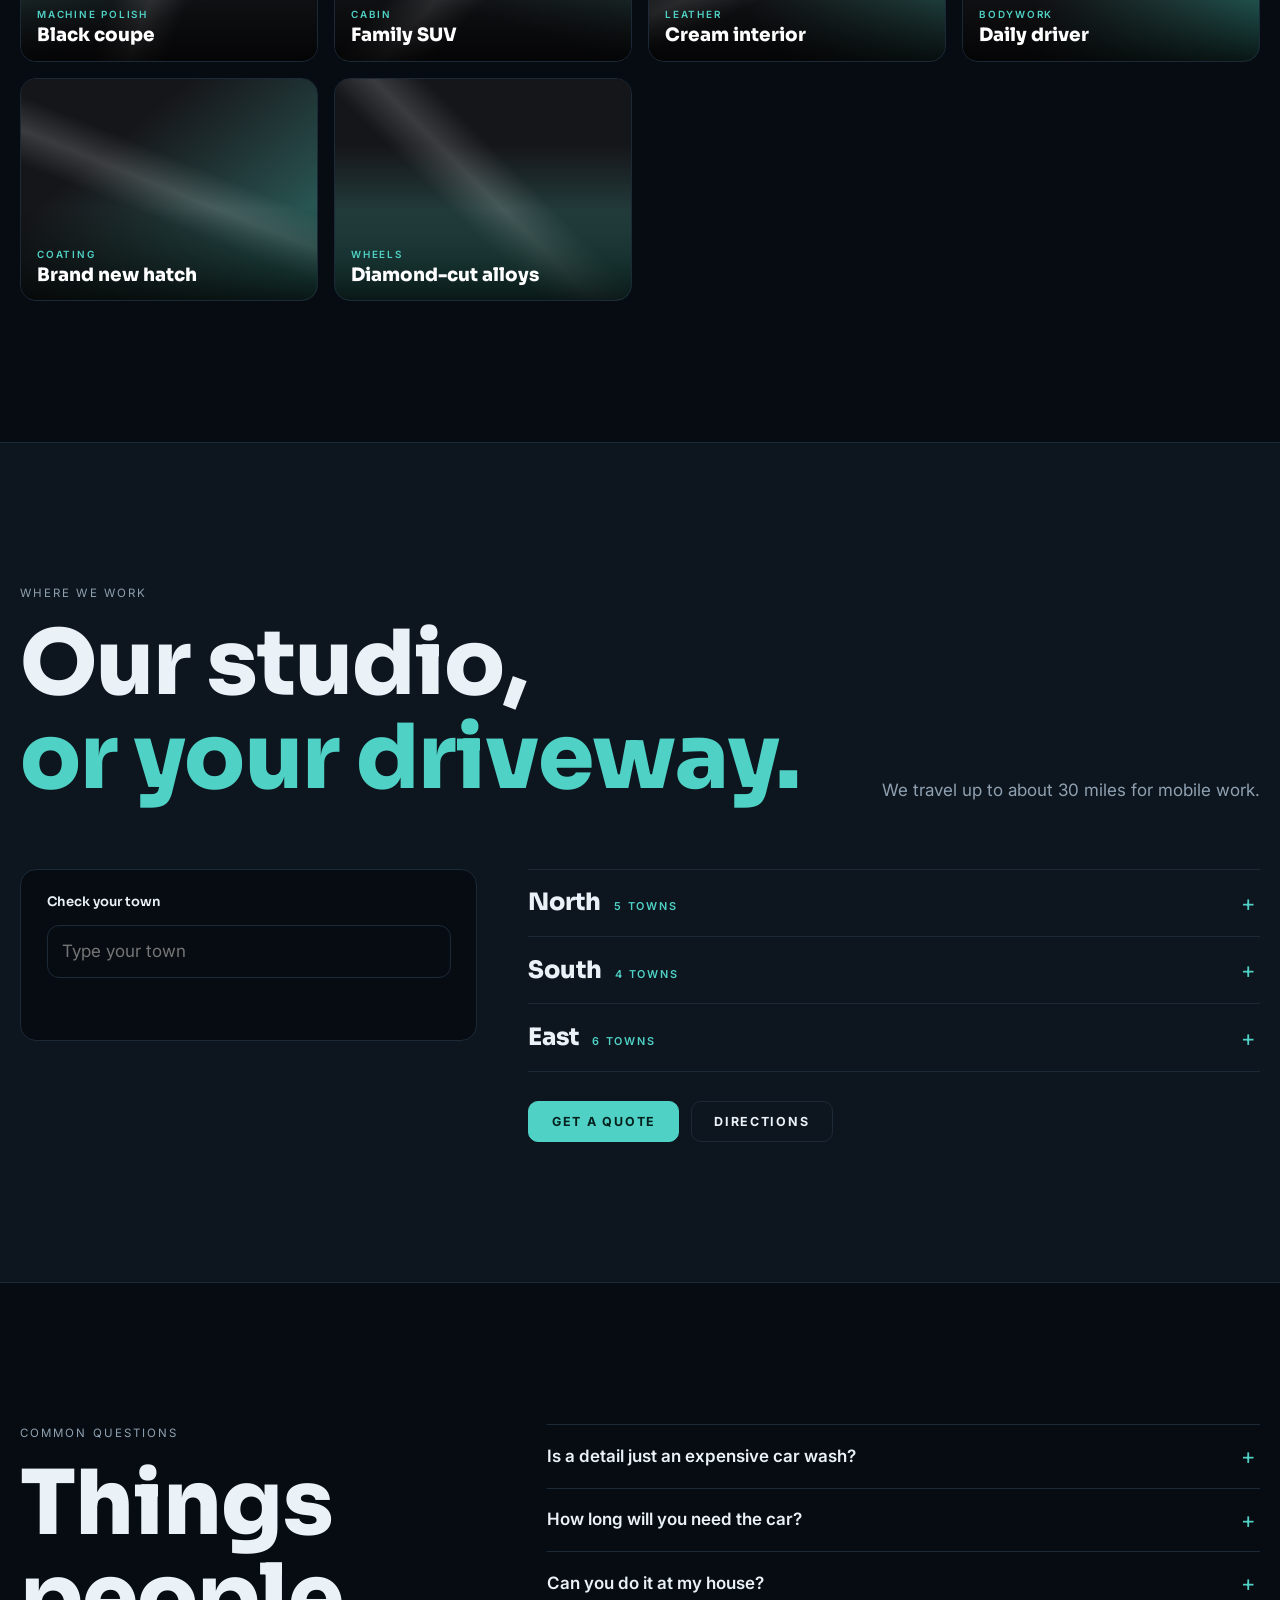
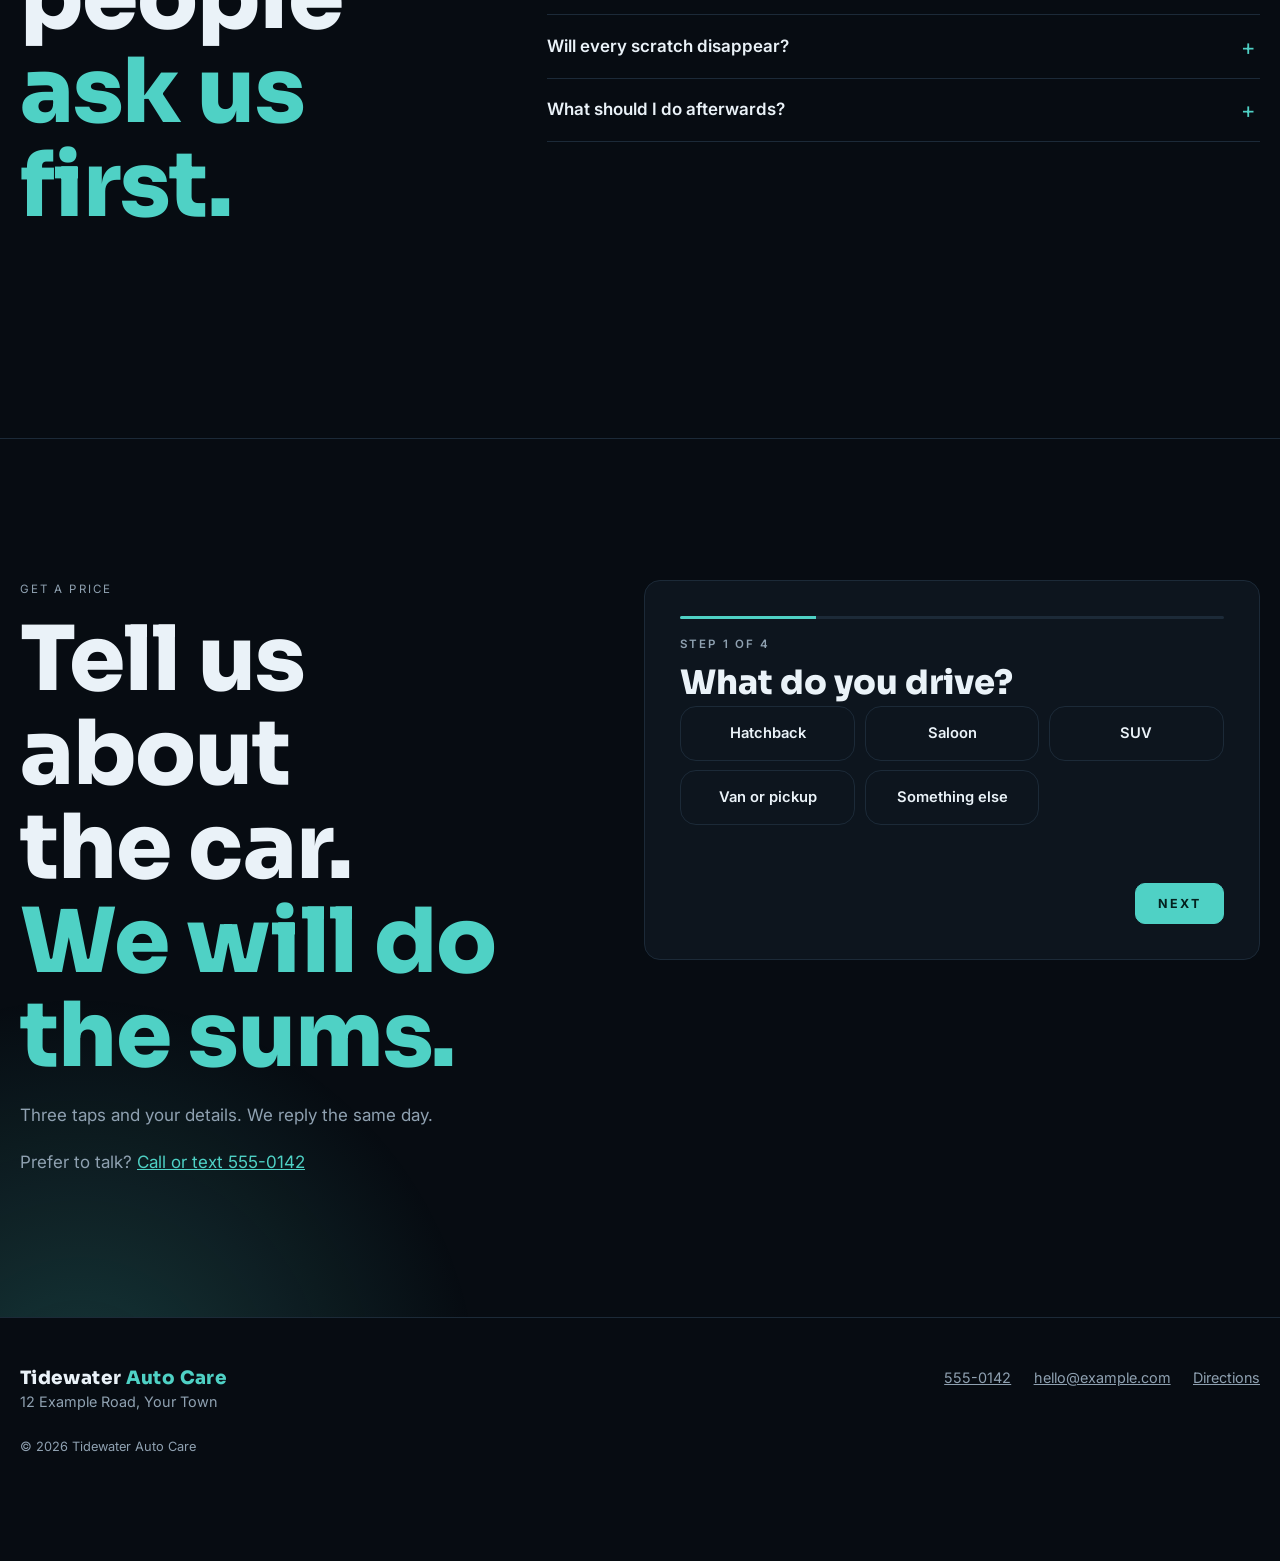
<file: templates/site/index.html>
<!doctype html>
<html lang="en">
<head>
  <meta charset="utf-8">
  <meta name="viewport" content="width=device-width, initial-scale=1">
  <meta name="robots" content="noindex">
  <title>Site preview</title>
  <link rel="stylesheet" href="site.css">
</head>
<body>
  <!-- Preview page: add ?site=name to load ../sites/name.js.
       For a real client site, run tools/export-site.js to get static HTML. -->
  <div id="app"></div>
  <script src="render.js"></script>
  <script src="site.js"></script>
</body>
</html>
</file>
<file: assets/site.css>
:root {
  --bg: #f6f2ea;
  --surface: #fffdf8;
  --ink: #1c2420;
  --muted: #5b655f;
  --line: #ddd5c6;
  --brand: #1f4d3a;
  --brand-ink: #ffffff;
  --accent: #b9621b;
  --good: #1f6b45;
  --warn: #8a5a00;
  --bad: #a2331f;
  --good-bg: #dcefe3;
  --warn-bg: #f6e7c4;
  --bad-bg: #f6dcd5;
  --serif: "Iowan Old Style", "Palatino Linotype", Palatino, Georgia, serif;
  --sans: system-ui, -apple-system, "Segoe UI", Roboto, sans-serif;
}

@media (prefers-color-scheme: dark) {
  :root {
    --bg: #141917;
    --surface: #1c2320;
    --ink: #ecefe9;
    --muted: #a3ada6;
    --line: #313a35;
    --brand: #7fcaa3;
    --brand-ink: #10231a;
    --accent: #e7a15f;
    --good: #8fd6ae;
    --warn: #e8c46e;
    --bad: #f0a091;
    --good-bg: #1d3a2b;
    --warn-bg: #3d3113;
    --bad-bg: #44211a;
  }
}

* { box-sizing: border-box; }
html { scroll-behavior: smooth; }
body {
  margin: 0;
  background: var(--bg);
  color: var(--ink);
  font: 17px/1.6 var(--sans);
}
h1, h2, h3 { font-family: var(--serif); line-height: 1.15; margin: 0; text-wrap: balance; }
h1 { font-size: clamp(2.2rem, 6vw, 3.8rem); letter-spacing: -0.02em; }
h2 { font-size: clamp(1.6rem, 3.5vw, 2.2rem); margin-bottom: 1.5rem; }
h3 { font-size: 1.25rem; }
p { margin: 0 0 1rem; }
a { color: var(--brand); }

.top, main > section, .foot {
  padding-inline: max(16px, calc((100vw - 1080px) / 2));
}

.top {
  display: flex;
  align-items: center;
  justify-content: space-between;
  gap: 1rem;
  padding-block: 1rem;
  flex-wrap: wrap;
}
.brand { font: 600 1.2rem var(--serif); color: var(--ink); text-decoration: none; }
.top nav { display: flex; align-items: center; gap: 1.25rem; flex-wrap: wrap; }
.top nav a:not(.btn) { color: var(--muted); text-decoration: none; font-size: 0.95rem; }
.top nav a:not(.btn):hover { color: var(--ink); }

.btn {
  display: inline-block;
  background: var(--brand);
  color: var(--brand-ink);
  border: 0;
  border-radius: 8px;
  padding: 0.8rem 1.3rem;
  font: 600 1rem var(--sans);
  text-decoration: none;
  cursor: pointer;
}
.btn:hover { filter: brightness(1.1); }
.btn.small { padding: 0.5rem 0.9rem; font-size: 0.95rem; }
.link { font-weight: 600; }
:focus-visible { outline: 3px solid var(--accent); outline-offset: 2px; }

.hero {
  display: grid;
  grid-template-columns: minmax(0, 1.25fr) minmax(0, 1fr);
  gap: 3rem;
  align-items: center;
  padding-block: 4rem 5rem;
}
.eyebrow {
  color: var(--accent);
  font-weight: 600;
  font-size: 0.9rem;
  letter-spacing: 0.06em;
  text-transform: uppercase;
}
.lede { font-size: 1.15rem; color: var(--muted); max-width: 34rem; margin-top: 1.25rem; }
.cta-row { display: flex; align-items: center; gap: 1.5rem; flex-wrap: wrap; margin-top: 1.75rem; }

.scorecard {
  background: var(--surface);
  border: 1px solid var(--line);
  border-radius: 14px;
  padding: 1.5rem;
  box-shadow: 0 18px 40px -24px rgb(0 0 0 / 0.45);
}
.scorecard-title { font: 600 1.1rem var(--serif); margin-bottom: 0.75rem; }
.scorecard ul { list-style: none; margin: 0; padding: 0; }
.scorecard li {
  display: flex;
  gap: 0.75rem;
  align-items: baseline;
  padding: 0.6rem 0;
  border-top: 1px solid var(--line);
  font-size: 0.95rem;
}
.mark {
  flex: 0 0 4.4rem;
  text-align: center;
  font-size: 0.75rem;
  font-weight: 700;
  border-radius: 99px;
  padding: 0.15rem 0;
}
.mark.good { background: var(--good-bg); color: var(--good); }
.mark.warn { background: var(--warn-bg); color: var(--warn); }
.mark.bad { background: var(--bad-bg); color: var(--bad); }
.scorecard-note { margin: 0.9rem 0 0; font-size: 0.9rem; color: var(--muted); }

.band { padding-block: 4rem; }
.band.alt { background: var(--surface); border-block: 1px solid var(--line); }

.grid { display: grid; grid-template-columns: repeat(auto-fit, minmax(230px, 1fr)); gap: 1.25rem; }
.card {
  background: var(--surface);
  border: 1px solid var(--line);
  border-radius: 12px;
  padding: 1.5rem;
}
.card h3 { margin-bottom: 0.6rem; }
.card p { color: var(--muted); font-size: 0.97rem; }
.card ul { margin: 0; padding-left: 1.1rem; font-size: 0.93rem; }
.card li { margin-bottom: 0.3rem; }

.how { display: grid; grid-template-columns: minmax(0, 1fr) minmax(0, 1.4fr); gap: 3rem; }
.how-head { position: sticky; top: 6rem; align-self: start; }
.how-head h2 { margin-bottom: 1rem; }
.how-head p { color: var(--muted); max-width: 22rem; }
.steps { list-style: none; counter-reset: step; margin: 0; padding: 0 0 0 4.5rem; position: relative; }
/* The rail, and the part of it that fills as you scroll. */
.steps::before, .steps::after {
  content: "";
  position: absolute;
  left: 1.4rem;
  top: 0.5rem;
  bottom: 0.5rem;
  width: 2px;
  background: var(--line);
}
.steps::after { background: var(--accent); transform: scaleY(var(--fill, 1)); transform-origin: top; }
.steps li { counter-increment: step; position: relative; padding-bottom: 3.5rem; }
.steps li:last-child { padding-bottom: 0; }
.steps li::before {
  content: counter(step);
  position: absolute;
  left: -4.5rem;
  top: -0.35rem;
  z-index: 1;
  width: 2.9rem;
  height: 2.9rem;
  display: grid;
  place-items: center;
  border-radius: 50%;
  border: 2px solid var(--accent);
  background: var(--accent);
  color: var(--surface);
  font: 600 1.25rem var(--serif);
  transition: background 0.4s, color 0.4s, border-color 0.4s, transform 0.4s cubic-bezier(0.3, 1.6, 0.5, 1);
}
.js .steps li:not(.active)::before { background: var(--surface); color: var(--muted); border-color: var(--line); transform: scale(0.85); }
.steps h3 { margin: 0 0 0.5rem; font-size: 1.5rem; }
.steps p { color: var(--muted); max-width: 30rem; }
.js .steps li > * { transition: opacity 0.5s; }
.js .steps li:not(.active) > * { opacity: 0.35; }

.faq { max-width: 46rem; }
.faq details { border-top: 1px solid var(--line); padding: 1rem 0; }
.faq details:last-child { border-bottom: 1px solid var(--line); }
.faq summary { font-weight: 600; cursor: pointer; }
.faq details p { margin: 0.75rem 0 0; color: var(--muted); }

.contact { display: grid; grid-template-columns: minmax(0, 1fr) minmax(0, 1.1fr); gap: 3rem; }
.direct { display: flex; flex-direction: column; gap: 0.35rem; font-weight: 600; }
form { display: grid; gap: 1rem; }
label { display: grid; gap: 0.35rem; font-size: 0.92rem; font-weight: 600; }
.optional { font-weight: 400; color: var(--muted); }
input, select, textarea {
  font: inherit;
  font-weight: 400;
  color: var(--ink);
  background: var(--bg);
  border: 1px solid var(--line);
  border-radius: 8px;
  padding: 0.7rem 0.8rem;
  width: 100%;
}
.hp { position: absolute; left: -9999px; }
form .btn { justify-self: start; }
#form-status { margin: 0; min-height: 1.5em; font-size: 0.95rem; }
#form-status.error { color: var(--bad); }

.foot {
  display: flex;
  justify-content: space-between;
  gap: 1rem;
  flex-wrap: wrap;
  padding-block: 1.5rem;
  color: var(--muted);
  font-size: 0.9rem;
}

@media (max-width: 800px) {
  .hero, .contact, .how { grid-template-columns: 1fr; gap: 2rem; }
  .how-head { position: static; }
  .hero { padding-block: 2rem 3rem; }
  .band { padding-block: 3rem; }
}
@media (prefers-reduced-motion: reduce) {
  html { scroll-behavior: auto; }
}

/* ---------- motion (public site only) ---------- */

.home .top {
  position: sticky;
  top: 0;
  z-index: 10;
  background: color-mix(in srgb, var(--bg) 85%, transparent);
  backdrop-filter: blur(10px);
  -webkit-backdrop-filter: blur(10px);
  border-bottom: 1px solid transparent;
  transition: border-color 0.3s, box-shadow 0.3s;
}
.home .top.scrolled { border-bottom-color: var(--line); box-shadow: 0 8px 24px -20px rgb(0 0 0 / 0.5); }
.home section[id] { scroll-margin-top: 4.5rem; }

.progress {
  position: fixed;
  inset: 0 0 auto 0;
  height: 3px;
  z-index: 20;
  background: var(--accent);
  transform: scaleX(0);
  transform-origin: left;
}

.hero { position: relative; }
.hero::before {
  content: "";
  position: absolute;
  z-index: -1;
  width: min(46rem, 90vw);
  aspect-ratio: 1;
  right: -10rem;
  top: -1rem;
  border-radius: 50%;
  background: radial-gradient(closest-side, color-mix(in srgb, var(--accent) 22%, transparent), transparent);
  transform: translateY(calc(var(--scroll, 0) * 0.25px));
  pointer-events: none;
}
.home main { overflow-x: clip; }

.scorecard {
  --tilt: 1.2deg;
  transform: perspective(900px) rotateX(var(--rx, 0deg)) rotateY(var(--ry, 0deg)) rotate(var(--tilt));
  transition: transform 0.25s ease-out;
}
.card { transition: transform 0.25s ease, box-shadow 0.25s ease, border-color 0.25s ease; }
.card:hover { transform: translateY(-4px); border-color: var(--brand); box-shadow: 0 16px 30px -22px rgb(0 0 0 / 0.5); }
.btn { transition: transform 0.15s ease, filter 0.15s ease; }
.btn:hover { transform: translateY(-1px); }

/* Elements start hidden only when the script is running, so the page still
   shows everything if JavaScript is off. */
.js .reveal { opacity: 0; transform: translateY(26px); }
/* The transition lives on the "in" state only, so hiding at load is instant
   and only the arrival is animated. */
.js .reveal.in {
  opacity: 1;
  transform: none;
  transition: opacity 0.7s ease, transform 0.7s cubic-bezier(0.2, 0.7, 0.2, 1);
  transition-delay: var(--delay, 0ms);
}
.js .scorecard.reveal { transform: rotate(var(--tilt)) translateY(26px) scale(0.97); }
.js .scorecard.reveal.in { transform: rotate(var(--tilt)); }

.js .scorecard li { opacity: 0; transform: translateX(14px); }
.js .scorecard.in li { opacity: 1; transform: none; transition: opacity 0.5s ease, transform 0.5s ease; transition-delay: calc(350ms + var(--i, 0) * 140ms); }


@media (max-width: 800px) {
  .scorecard { --tilt: 0deg; }
}
@media (prefers-reduced-motion: reduce) {
  .js .reveal, .js .scorecard li { opacity: 1; transform: none; transition: none; }
  .js .scorecard.reveal { transform: rotate(var(--tilt)); }
  .hero::before { transform: none; }
  .progress { display: none; }
  .card:hover, .btn:hover { transform: none; }
}
@media (max-width: 640px) {
  .home .top nav a:not(.btn) { display: none; }
}

/* ---------- richer motion ---------- */

/* Headline: each word rises out of its own masked line. */
.js h1 .w { display: inline-block; overflow: hidden; vertical-align: bottom; padding-bottom: 0.12em; margin-bottom: -0.12em; }
.js h1 .w > span { display: inline-block; transform: translateY(110%); }
.js h1.in .w > span { transform: none; transition: transform 0.9s cubic-bezier(0.2, 0.8, 0.2, 1); transition-delay: calc(var(--i) * 70ms); }

/* Scrolling strip of services. */
.marquee {
  overflow: hidden;
  border-block: 1px solid var(--line);
  padding-block: 1.1rem;
  -webkit-mask-image: linear-gradient(90deg, transparent, #000 12%, #000 88%, transparent);
  mask-image: linear-gradient(90deg, transparent, #000 12%, #000 88%, transparent);
}
.marquee-track { display: flex; width: max-content; animation: marquee 40s linear infinite; }
.marquee:hover .marquee-track { animation-play-state: paused; }
.marquee span { font: 600 clamp(1.4rem, 3vw, 2rem) var(--serif); color: var(--muted); white-space: nowrap; padding-right: 1.5rem; }
.marquee span::after { content: "\2726"; color: var(--accent); margin-left: 1.5rem; font-size: 0.7em; vertical-align: middle; }
@keyframes marquee { to { transform: translateX(-50%); } }

/* Service cards: a soft light follows the pointer. */
.card { position: relative; overflow: hidden; }
.card::before {
  content: "";
  position: absolute;
  inset: 0;
  background: radial-gradient(16rem circle at var(--mx, 50%) var(--my, 50%), color-mix(in srgb, var(--accent) 20%, transparent), transparent 65%);
  opacity: 0;
  transition: opacity 0.35s;
  pointer-events: none;
}
.card:hover::before { opacity: 1; }
.card > * { position: relative; }

/* Final call to action: a dark panel that widens to full width as it arrives. */
.cta {
  --line: rgb(255 255 255 / 0.22);
  --muted: rgb(255 255 255 / 0.72);
  background: var(--cta-bg, #16372a);
  color: #f6f2ea;
  clip-path: inset(0 var(--inset, 0%) round var(--round, 0px));
}
.cta a { color: #f6f2ea; }
.cta input, .cta select, .cta textarea { background: rgb(255 255 255 / 0.08); color: #f6f2ea; }
.cta select option { color: #1c2420; }
.cta .btn { background: #f0b06a; color: #1c2420; }
.cta #form-status.error { color: #ffb4a6; }
.cta :focus-visible { outline-color: #f0b06a; }
@media (prefers-color-scheme: dark) {
  .cta { --cta-bg: #0f241b; }
}

@media (prefers-reduced-motion: reduce) {
  .js h1 .w > span { transform: none; transition: none; }
  .marquee-track { animation: none; }
  .js .steps li:not(.active) > * { opacity: 1; }
  .scorecard { transition: none; }
}
</file>
<file: intake/intake.css>
body { font-size: 16px; }
.top { padding-inline: 20px; }
.saved { color: var(--muted); font-size: 0.85rem; }
.builder { display: grid; grid-template-columns: minmax(0, 30rem) minmax(0, 1fr); gap: 1.5rem; padding: 0 20px 3rem; align-items: start; }
.intro h1 { font-size: 1.9rem; margin-bottom: 0.6rem; }
.intro p, .hint { color: var(--muted); font-size: 0.92rem; margin: 0; }
.questions { display: grid; gap: 1.2rem; }
fieldset { border: 1px solid var(--line); border-radius: 14px; background: var(--surface); padding: 1.2rem; margin: 0; display: grid; gap: 0.9rem; min-width: 0; }
legend { font: 600 1.15rem var(--serif); padding: 0 0.4rem; display: flex; align-items: center; gap: 0.6rem; }
legend > span:first-child { width: 1.7rem; height: 1.7rem; display: grid; place-items: center; border-radius: 50%; background: var(--brand); color: var(--brand-ink); font: 700 0.85rem var(--sans); }
label small { font-weight: 400; color: var(--muted); }
.two { display: grid; grid-template-columns: 1fr 1fr; gap: 0.9rem; }
.check { display: flex; align-items: center; gap: 0.5rem; font-weight: 400; }
.check input { width: auto; }

.types { display: grid; grid-template-columns: repeat(auto-fill, minmax(8.5rem, 1fr)); gap: 0.6rem; }
.type { position: relative; display: block; }
.type input { position: absolute; inset: 0; opacity: 0; cursor: pointer; }
.type span { display: grid; gap: 0.5rem; padding: 0.7rem; border: 2px solid var(--line); border-radius: 12px; font-size: 0.85rem; font-weight: 600; transition: border-color 0.2s; }
.type i { display: block; height: 3rem; border-radius: 7px; }
.type input:checked + span { border-color: var(--brand); }
.type input:focus-visible + span { outline: 3px solid var(--accent); outline-offset: 2px; }
.colour { display: flex; align-items: center; gap: 0.8rem; flex-wrap: wrap; }
.colour input { width: 3.2rem; height: 2.4rem; padding: 0.15rem; }

.hours-grid { display: grid; gap: 0.4rem; }
.hours-grid[hidden] { display: none; }
.hrow { display: grid; grid-template-columns: 6.5rem 1fr 1fr auto; gap: 0.5rem; align-items: center; font-size: 0.9rem; }
.hrow input[type=time] { padding: 0.4rem 0.5rem; }
.hrow .check { font-size: 0.85rem; }

.rows { display: grid; gap: 0.7rem; }
.row { display: grid; grid-template-columns: 1fr 5.5rem auto; gap: 0.5rem; padding: 0.7rem; border: 1px solid var(--line); border-radius: 10px; background: var(--bg); }
.row input, .row textarea { padding: 0.5rem 0.6rem; background: var(--surface); }
.row .wide { grid-column: 1 / -1; }
.row .x { align-self: start; background: none; border: 0; color: var(--muted); font-size: 1.3rem; line-height: 1; cursor: pointer; padding: 0.3rem; }
.row .x:hover { color: var(--bad); }
.row.faq { grid-template-columns: 1fr auto; }

.ghost { font: 600 0.88rem var(--sans); color: var(--ink); background: transparent; border: 1px solid var(--line); border-radius: 8px; padding: 0.5rem 0.9rem; cursor: pointer; justify-self: start; }
.ghost:hover { border-color: var(--brand); }
.ghost.file { display: inline-block; }
.linklike { font: inherit; font-size: 0.88rem; color: var(--brand); background: none; border: 0; padding: 0; text-decoration: underline; cursor: pointer; }
.actions { display: flex; flex-wrap: wrap; align-items: center; gap: 0.7rem 1.2rem; }
#status { margin: 0; min-height: 1.4em; font-size: 0.92rem; }
#status.error { color: var(--bad); }
.studio { border: 1px dashed var(--line); border-radius: 12px; padding: 0.8rem 1rem; }
.studio summary { cursor: pointer; font-weight: 600; font-size: 0.9rem; color: var(--muted); }
.studio .hint { margin: 0.7rem 0; }
code { background: var(--bg); border: 1px solid var(--line); border-radius: 4px; padding: 0 0.3rem; font-size: 0.85em; }

.preview { position: sticky; top: 12px; height: calc(100vh - 24px); display: flex; flex-direction: column; gap: 0.6rem; }
.preview-bar { display: flex; justify-content: space-between; align-items: center; font-weight: 600; font-size: 0.9rem; color: var(--muted); }
.views { display: flex; }
.views .ghost { border-radius: 0; padding: 0.35rem 0.8rem; }
.views .ghost:first-child { border-radius: 8px 0 0 8px; }
.views .ghost:last-child { border-radius: 0 8px 8px 0; border-left: 0; }
.views .ghost[aria-pressed="true"] { background: var(--brand); color: var(--brand-ink); border-color: var(--brand); }
.frame-wrap { flex: 1; min-height: 0; border: 1px solid var(--line); border-radius: 14px; overflow: hidden; background: #111; display: flex; justify-content: center; }
.frame-wrap iframe { width: 100%; height: 100%; border: 0; background: #fff; }
.frame-wrap.phone { background: var(--surface); padding: 1rem 0; }
.frame-wrap.phone iframe { width: 390px; max-width: 100%; border: 1px solid var(--line); border-radius: 28px; }

@media (max-width: 980px) {
  .builder { grid-template-columns: minmax(0, 1fr); }
  .preview { display: none; }
}
@media (min-width: 981px) {
  #open-preview { display: none; }
}
@media (max-width: 520px) {
  .two { grid-template-columns: 1fr; }
  .hrow { grid-template-columns: 5rem 1fr 1fr; }
  .hrow .check { grid-column: 2 / -1; }
}

/* Keep "(optional)" notes on the same line as their label. */
.questions label:not(.check):not(.colour):not(.type):not(.ghost) { display: block; }
.questions label:not(.check):not(.colour):not(.type):not(.ghost) > :is(input, textarea) { display: block; margin-top: 0.35rem; }
</file>
<file: leads/vendor/leaflet/leaflet.css>
/* required styles */

.leaflet-pane,
.leaflet-tile,
.leaflet-marker-icon,
.leaflet-marker-shadow,
.leaflet-tile-container,
.leaflet-pane > svg,
.leaflet-pane > canvas,
.leaflet-zoom-box,
.leaflet-image-layer,
.leaflet-layer {
	position: absolute;
	left: 0;
	top: 0;
	}
.leaflet-container {
	overflow: hidden;
	}
.leaflet-tile,
.leaflet-marker-icon,
.leaflet-marker-shadow {
	-webkit-user-select: none;
	   -moz-user-select: none;
	        user-select: none;
	  -webkit-user-drag: none;
	}
/* Prevents IE11 from highlighting tiles in blue */
.leaflet-tile::selection {
	background: transparent;
}
/* Safari renders non-retina tile on retina better with this, but Chrome is worse */
.leaflet-safari .leaflet-tile {
	image-rendering: -webkit-optimize-contrast;
	}
/* hack that prevents hw layers "stretching" when loading new tiles */
.leaflet-safari .leaflet-tile-container {
	width: 1600px;
	height: 1600px;
	-webkit-transform-origin: 0 0;
	}
.leaflet-marker-icon,
.leaflet-marker-shadow {
	display: block;
	}
/* .leaflet-container svg: reset svg max-width decleration shipped in Joomla! (joomla.org) 3.x */
/* .leaflet-container img: map is broken in FF if you have max-width: 100% on tiles */
.leaflet-container .leaflet-overlay-pane svg {
	max-width: none !important;
	max-height: none !important;
	}
.leaflet-container .leaflet-marker-pane img,
.leaflet-container .leaflet-shadow-pane img,
.leaflet-container .leaflet-tile-pane img,
.leaflet-container img.leaflet-image-layer,
.leaflet-container .leaflet-tile {
	max-width: none !important;
	max-height: none !important;
	width: auto;
	padding: 0;
	}

.leaflet-container img.leaflet-tile {
	/* See: https://bugs.chromium.org/p/chromium/issues/detail?id=600120 */
	mix-blend-mode: plus-lighter;
}

.leaflet-container.leaflet-touch-zoom {
	-ms-touch-action: pan-x pan-y;
	touch-action: pan-x pan-y;
	}
.leaflet-container.leaflet-touch-drag {
	-ms-touch-action: pinch-zoom;
	/* Fallback for FF which doesn't support pinch-zoom */
	touch-action: none;
	touch-action: pinch-zoom;
}
.leaflet-container.leaflet-touch-drag.leaflet-touch-zoom {
	-ms-touch-action: none;
	touch-action: none;
}
.leaflet-container {
	-webkit-tap-highlight-color: transparent;
}
.leaflet-container a {
	-webkit-tap-highlight-color: rgba(51, 181, 229, 0.4);
}
.leaflet-tile {
	filter: inherit;
	visibility: hidden;
	}
.leaflet-tile-loaded {
	visibility: inherit;
	}
.leaflet-zoom-box {
	width: 0;
	height: 0;
	-moz-box-sizing: border-box;
	     box-sizing: border-box;
	z-index: 800;
	}
/* workaround for https://bugzilla.mozilla.org/show_bug.cgi?id=888319 */
.leaflet-overlay-pane svg {
	-moz-user-select: none;
	}

.leaflet-pane         { z-index: 400; }

.leaflet-tile-pane    { z-index: 200; }
.leaflet-overlay-pane { z-index: 400; }
.leaflet-shadow-pane  { z-index: 500; }
.leaflet-marker-pane  { z-index: 600; }
.leaflet-tooltip-pane   { z-index: 650; }
.leaflet-popup-pane   { z-index: 700; }

.leaflet-map-pane canvas { z-index: 100; }
.leaflet-map-pane svg    { z-index: 200; }

.leaflet-vml-shape {
	width: 1px;
	height: 1px;
	}
.lvml {
	behavior: url(#default#VML);
	display: inline-block;
	position: absolute;
	}


/* control positioning */

.leaflet-control {
	position: relative;
	z-index: 800;
	pointer-events: visiblePainted; /* IE 9-10 doesn't have auto */
	pointer-events: auto;
	}
.leaflet-top,
.leaflet-bottom {
	position: absolute;
	z-index: 1000;
	pointer-events: none;
	}
.leaflet-top {
	top: 0;
	}
.leaflet-right {
	right: 0;
	}
.leaflet-bottom {
	bottom: 0;
	}
.leaflet-left {
	left: 0;
	}
.leaflet-control {
	float: left;
	clear: both;
	}
.leaflet-right .leaflet-control {
	float: right;
	}
.leaflet-top .leaflet-control {
	margin-top: 10px;
	}
.leaflet-bottom .leaflet-control {
	margin-bottom: 10px;
	}
.leaflet-left .leaflet-control {
	margin-left: 10px;
	}
.leaflet-right .leaflet-control {
	margin-right: 10px;
	}


/* zoom and fade animations */

.leaflet-fade-anim .leaflet-popup {
	opacity: 0;
	-webkit-transition: opacity 0.2s linear;
	   -moz-transition: opacity 0.2s linear;
	        transition: opacity 0.2s linear;
	}
.leaflet-fade-anim .leaflet-map-pane .leaflet-popup {
	opacity: 1;
	}
.leaflet-zoom-animated {
	-webkit-transform-origin: 0 0;
	    -ms-transform-origin: 0 0;
	        transform-origin: 0 0;
	}
svg.leaflet-zoom-animated {
	will-change: transform;
}

.leaflet-zoom-anim .leaflet-zoom-animated {
	-webkit-transition: -webkit-transform 0.25s cubic-bezier(0,0,0.25,1);
	   -moz-transition:    -moz-transform 0.25s cubic-bezier(0,0,0.25,1);
	        transition:         transform 0.25s cubic-bezier(0,0,0.25,1);
	}
.leaflet-zoom-anim .leaflet-tile,
.leaflet-pan-anim .leaflet-tile {
	-webkit-transition: none;
	   -moz-transition: none;
	        transition: none;
	}

.leaflet-zoom-anim .leaflet-zoom-hide {
	visibility: hidden;
	}


/* cursors */

.leaflet-interactive {
	cursor: pointer;
	}
.leaflet-grab {
	cursor: -webkit-grab;
	cursor:    -moz-grab;
	cursor:         grab;
	}
.leaflet-crosshair,
.leaflet-crosshair .leaflet-interactive {
	cursor: crosshair;
	}
.leaflet-popup-pane,
.leaflet-control {
	cursor: auto;
	}
.leaflet-dragging .leaflet-grab,
.leaflet-dragging .leaflet-grab .leaflet-interactive,
.leaflet-dragging .leaflet-marker-draggable {
	cursor: move;
	cursor: -webkit-grabbing;
	cursor:    -moz-grabbing;
	cursor:         grabbing;
	}

/* marker & overlays interactivity */
.leaflet-marker-icon,
.leaflet-marker-shadow,
.leaflet-image-layer,
.leaflet-pane > svg path,
.leaflet-tile-container {
	pointer-events: none;
	}

.leaflet-marker-icon.leaflet-interactive,
.leaflet-image-layer.leaflet-interactive,
.leaflet-pane > svg path.leaflet-interactive,
svg.leaflet-image-layer.leaflet-interactive path {
	pointer-events: visiblePainted; /* IE 9-10 doesn't have auto */
	pointer-events: auto;
	}

/* visual tweaks */

.leaflet-container {
	background: #ddd;
	outline-offset: 1px;
	}
.leaflet-container a {
	color: #0078A8;
	}
.leaflet-zoom-box {
	border: 2px dotted #38f;
	background: rgba(255,255,255,0.5);
	}


/* general typography */
.leaflet-container {
	font-family: "Helvetica Neue", Arial, Helvetica, sans-serif;
	font-size: 12px;
	font-size: 0.75rem;
	line-height: 1.5;
	}


/* general toolbar styles */

.leaflet-bar {
	box-shadow: 0 1px 5px rgba(0,0,0,0.65);
	border-radius: 4px;
	}
.leaflet-bar a {
	background-color: #fff;
	border-bottom: 1px solid #ccc;
	width: 26px;
	height: 26px;
	line-height: 26px;
	display: block;
	text-align: center;
	text-decoration: none;
	color: black;
	}
.leaflet-bar a,
.leaflet-control-layers-toggle {
	background-position: 50% 50%;
	background-repeat: no-repeat;
	display: block;
	}
.leaflet-bar a:hover,
.leaflet-bar a:focus {
	background-color: #f4f4f4;
	}
.leaflet-bar a:first-child {
	border-top-left-radius: 4px;
	border-top-right-radius: 4px;
	}
.leaflet-bar a:last-child {
	border-bottom-left-radius: 4px;
	border-bottom-right-radius: 4px;
	border-bottom: none;
	}
.leaflet-bar a.leaflet-disabled {
	cursor: default;
	background-color: #f4f4f4;
	color: #bbb;
	}

.leaflet-touch .leaflet-bar a {
	width: 30px;
	height: 30px;
	line-height: 30px;
	}
.leaflet-touch .leaflet-bar a:first-child {
	border-top-left-radius: 2px;
	border-top-right-radius: 2px;
	}
.leaflet-touch .leaflet-bar a:last-child {
	border-bottom-left-radius: 2px;
	border-bottom-right-radius: 2px;
	}

/* zoom control */

.leaflet-control-zoom-in,
.leaflet-control-zoom-out {
	font: bold 18px 'Lucida Console', Monaco, monospace;
	text-indent: 1px;
	}

.leaflet-touch .leaflet-control-zoom-in, .leaflet-touch .leaflet-control-zoom-out  {
	font-size: 22px;
	}


/* layers control */

.leaflet-control-layers {
	box-shadow: 0 1px 5px rgba(0,0,0,0.4);
	background: #fff;
	border-radius: 5px;
	}
.leaflet-control-layers-toggle {
	background-image: url(images/layers.png);
	width: 36px;
	height: 36px;
	}
.leaflet-retina .leaflet-control-layers-toggle {
	background-image: url(images/layers-2x.png);
	background-size: 26px 26px;
	}
.leaflet-touch .leaflet-control-layers-toggle {
	width: 44px;
	height: 44px;
	}
.leaflet-control-layers .leaflet-control-layers-list,
.leaflet-control-layers-expanded .leaflet-control-layers-toggle {
	display: none;
	}
.leaflet-control-layers-expanded .leaflet-control-layers-list {
	display: block;
	position: relative;
	}
.leaflet-control-layers-expanded {
	padding: 6px 10px 6px 6px;
	color: #333;
	background: #fff;
	}
.leaflet-control-layers-scrollbar {
	overflow-y: scroll;
	overflow-x: hidden;
	padding-right: 5px;
	}
.leaflet-control-layers-selector {
	margin-top: 2px;
	position: relative;
	top: 1px;
	}
.leaflet-control-layers label {
	display: block;
	font-size: 13px;
	font-size: 1.08333em;
	}
.leaflet-control-layers-separator {
	height: 0;
	border-top: 1px solid #ddd;
	margin: 5px -10px 5px -6px;
	}

/* Default icon URLs */
.leaflet-default-icon-path { /* used only in path-guessing heuristic, see L.Icon.Default */
	background-image: url(images/marker-icon.png);
	}


/* attribution and scale controls */

.leaflet-container .leaflet-control-attribution {
	background: #fff;
	background: rgba(255, 255, 255, 0.8);
	margin: 0;
	}
.leaflet-control-attribution,
.leaflet-control-scale-line {
	padding: 0 5px;
	color: #333;
	line-height: 1.4;
	}
.leaflet-control-attribution a {
	text-decoration: none;
	}
.leaflet-control-attribution a:hover,
.leaflet-control-attribution a:focus {
	text-decoration: underline;
	}
.leaflet-attribution-flag {
	display: inline !important;
	vertical-align: baseline !important;
	width: 1em;
	height: 0.6669em;
	}
.leaflet-left .leaflet-control-scale {
	margin-left: 5px;
	}
.leaflet-bottom .leaflet-control-scale {
	margin-bottom: 5px;
	}
.leaflet-control-scale-line {
	border: 2px solid #777;
	border-top: none;
	line-height: 1.1;
	padding: 2px 5px 1px;
	white-space: nowrap;
	-moz-box-sizing: border-box;
	     box-sizing: border-box;
	background: rgba(255, 255, 255, 0.8);
	text-shadow: 1px 1px #fff;
	}
.leaflet-control-scale-line:not(:first-child) {
	border-top: 2px solid #777;
	border-bottom: none;
	margin-top: -2px;
	}
.leaflet-control-scale-line:not(:first-child):not(:last-child) {
	border-bottom: 2px solid #777;
	}

.leaflet-touch .leaflet-control-attribution,
.leaflet-touch .leaflet-control-layers,
.leaflet-touch .leaflet-bar {
	box-shadow: none;
	}
.leaflet-touch .leaflet-control-layers,
.leaflet-touch .leaflet-bar {
	border: 2px solid rgba(0,0,0,0.2);
	background-clip: padding-box;
	}


/* popup */

.leaflet-popup {
	position: absolute;
	text-align: center;
	margin-bottom: 20px;
	}
.leaflet-popup-content-wrapper {
	padding: 1px;
	text-align: left;
	border-radius: 12px;
	}
.leaflet-popup-content {
	margin: 13px 24px 13px 20px;
	line-height: 1.3;
	font-size: 13px;
	font-size: 1.08333em;
	min-height: 1px;
	}
.leaflet-popup-content p {
	margin: 17px 0;
	margin: 1.3em 0;
	}
.leaflet-popup-tip-container {
	width: 40px;
	height: 20px;
	position: absolute;
	left: 50%;
	margin-top: -1px;
	margin-left: -20px;
	overflow: hidden;
	pointer-events: none;
	}
.leaflet-popup-tip {
	width: 17px;
	height: 17px;
	padding: 1px;

	margin: -10px auto 0;
	pointer-events: auto;

	-webkit-transform: rotate(45deg);
	   -moz-transform: rotate(45deg);
	    -ms-transform: rotate(45deg);
	        transform: rotate(45deg);
	}
.leaflet-popup-content-wrapper,
.leaflet-popup-tip {
	background: white;
	color: #333;
	box-shadow: 0 3px 14px rgba(0,0,0,0.4);
	}
.leaflet-container a.leaflet-popup-close-button {
	position: absolute;
	top: 0;
	right: 0;
	border: none;
	text-align: center;
	width: 24px;
	height: 24px;
	font: 16px/24px Tahoma, Verdana, sans-serif;
	color: #757575;
	text-decoration: none;
	background: transparent;
	}
.leaflet-container a.leaflet-popup-close-button:hover,
.leaflet-container a.leaflet-popup-close-button:focus {
	color: #585858;
	}
.leaflet-popup-scrolled {
	overflow: auto;
	}

.leaflet-oldie .leaflet-popup-content-wrapper {
	-ms-zoom: 1;
	}
.leaflet-oldie .leaflet-popup-tip {
	width: 24px;
	margin: 0 auto;

	-ms-filter: "progid:DXImageTransform.Microsoft.Matrix(M11=0.70710678, M12=0.70710678, M21=-0.70710678, M22=0.70710678)";
	filter: progid:DXImageTransform.Microsoft.Matrix(M11=0.70710678, M12=0.70710678, M21=-0.70710678, M22=0.70710678);
	}

.leaflet-oldie .leaflet-control-zoom,
.leaflet-oldie .leaflet-control-layers,
.leaflet-oldie .leaflet-popup-content-wrapper,
.leaflet-oldie .leaflet-popup-tip {
	border: 1px solid #999;
	}


/* div icon */

.leaflet-div-icon {
	background: #fff;
	border: 1px solid #666;
	}


/* Tooltip */
/* Base styles for the element that has a tooltip */
.leaflet-tooltip {
	position: absolute;
	padding: 6px;
	background-color: #fff;
	border: 1px solid #fff;
	border-radius: 3px;
	color: #222;
	white-space: nowrap;
	-webkit-user-select: none;
	-moz-user-select: none;
	-ms-user-select: none;
	user-select: none;
	pointer-events: none;
	box-shadow: 0 1px 3px rgba(0,0,0,0.4);
	}
.leaflet-tooltip.leaflet-interactive {
	cursor: pointer;
	pointer-events: auto;
	}
.leaflet-tooltip-top:before,
.leaflet-tooltip-bottom:before,
.leaflet-tooltip-left:before,
.leaflet-tooltip-right:before {
	position: absolute;
	pointer-events: none;
	border: 6px solid transparent;
	background: transparent;
	content: "";
	}

/* Directions */

.leaflet-tooltip-bottom {
	margin-top: 6px;
}
.leaflet-tooltip-top {
	margin-top: -6px;
}
.leaflet-tooltip-bottom:before,
.leaflet-tooltip-top:before {
	left: 50%;
	margin-left: -6px;
	}
.leaflet-tooltip-top:before {
	bottom: 0;
	margin-bottom: -12px;
	border-top-color: #fff;
	}
.leaflet-tooltip-bottom:before {
	top: 0;
	margin-top: -12px;
	margin-left: -6px;
	border-bottom-color: #fff;
	}
.leaflet-tooltip-left {
	margin-left: -6px;
}
.leaflet-tooltip-right {
	margin-left: 6px;
}
.leaflet-tooltip-left:before,
.leaflet-tooltip-right:before {
	top: 50%;
	margin-top: -6px;
	}
.leaflet-tooltip-left:before {
	right: 0;
	margin-right: -12px;
	border-left-color: #fff;
	}
.leaflet-tooltip-right:before {
	left: 0;
	margin-left: -12px;
	border-right-color: #fff;
	}

/* Printing */

@media print {
	/* Prevent printers from removing background-images of controls. */
	.leaflet-control {
		-webkit-print-color-adjust: exact;
		print-color-adjust: exact;
		}
	}
</file>
<file: leads/leads.css>
body { font-size: 15px; }
.tool { padding: 0 max(16px, calc((100vw - 1320px) / 2)) 3rem; }
.top { padding-inline: max(16px, calc((100vw - 1320px) / 2)); }

.panel {
  display: flex;
  flex-wrap: wrap;
  align-items: end;
  gap: 0.9rem 1rem;
  background: var(--surface);
  border: 1px solid var(--line);
  border-radius: 12px;
  padding: 1rem;
  margin-bottom: 1rem;
}
.panel label { font-size: 0.85rem; }
.panel .grow { flex: 1 1 16rem; }
.panel input, .panel select { padding: 0.5rem 0.6rem; }
.panel .check { display: flex; align-items: center; gap: 0.4rem; font-weight: 400; padding-bottom: 0.55rem; }
.panel .check input { width: auto; }
.panel p { margin: 0; flex-basis: 100%; color: var(--muted); font-size: 0.9rem; }
#status.error { color: var(--bad); }

fieldset { flex-basis: 100%; border: 0; margin: 0; padding: 0; display: flex; flex-wrap: wrap; gap: 0.4rem; }
legend { font-size: 0.85rem; font-weight: 600; margin-bottom: 0.4rem; padding: 0; }
.chip {
  display: inline-flex;
  align-items: center;
  gap: 0.35rem;
  border: 1px solid var(--line);
  border-radius: 99px;
  padding: 0.25rem 0.7rem;
  font-weight: 400;
  cursor: pointer;
  background: var(--bg);
}
.chip input { width: auto; margin: 0; }
.chip:has(input:checked) { border-color: var(--brand); }

.ghost {
  font: 600 0.88rem var(--sans);
  color: var(--ink);
  background: transparent;
  border: 1px solid var(--line);
  border-radius: 8px;
  padding: 0.45rem 0.8rem;
  cursor: pointer;
}
.ghost:hover { border-color: var(--brand); }
.ghost.file { display: inline-block; }
.linklike.plain { color: var(--brand); font-size: inherit; }
.linklike { font: inherit; color: var(--bad); background: none; border: 0; padding: 0; text-decoration: underline; cursor: pointer; }

.table-wrap { overflow-x: auto; background: var(--surface); border: 1px solid var(--line); border-radius: 12px; }
table { border-collapse: collapse; width: 100%; min-width: 980px; }
th, td { text-align: left; vertical-align: top; padding: 0.7rem 0.8rem; border-bottom: 1px solid var(--line); }
th { font-size: 0.78rem; text-transform: uppercase; letter-spacing: 0.05em; color: var(--muted); }
tbody tr:last-child td { border-bottom: 0; }
td .name { font-weight: 600; }
td .sub { color: var(--muted); font-size: 0.85rem; }
td a { word-break: break-word; }
td.reach { font-size: 0.88rem; max-width: 20rem; min-width: 15rem; }
td.reach div { display: inline-block; margin: 0 0.8rem 0.2rem 0; }
td.reach .draft-btn { display: block; }

.gaps { display: flex; flex-wrap: wrap; gap: 0.3rem; max-width: 17rem; }
.gap { font-size: 0.75rem; font-weight: 600; border-radius: 99px; padding: 0.1rem 0.55rem; background: var(--warn-bg); color: var(--warn); }
.gap.strong { background: var(--bad-bg); color: var(--bad); }
.gap.none { background: var(--good-bg); color: var(--good); }
.score { font-size: 0.8rem; color: var(--muted); margin-top: 0.3rem; }

.rating { display: flex; gap: 0.3rem; align-items: center; }
.rating input { width: 5.4rem; padding: 0.35rem 0.4rem; }
td select { padding: 0.35rem 0.4rem; min-width: 8.5rem; }
td textarea { padding: 0.35rem 0.5rem; min-width: 12rem; font-size: 0.88rem; }

.views { display: flex; margin-left: auto; padding-bottom: 0.2rem; }
.views .ghost { border-radius: 0; }
.views .ghost:first-child { border-radius: 8px 0 0 8px; }
.views .ghost:last-child { border-radius: 0 8px 8px 0; border-left: 0; }
.views .ghost[aria-pressed="true"] { background: var(--brand); color: var(--brand-ink); border-color: var(--brand); }
#map { height: min(70vh, 640px); border: 1px solid var(--line); border-radius: 12px; z-index: 0; }
.legend { margin: 0.6rem 0 0; font-size: 0.85rem; color: var(--muted); display: flex; flex-wrap: wrap; gap: 0.3rem 0.5rem; align-items: center; }
.dot { width: 0.8rem; height: 0.8rem; border-radius: 50%; display: inline-block; margin-left: 0.6rem; }
.dot.hot { background: #d1432b; } .dot.warm { background: #e0a100; } .dot.cool { background: #5d8a6f; } .dot.done { background: #8a8f98; }
.leaflet-popup-content { font: 14px/1.45 var(--sans); min-width: 13rem; }
.leaflet-popup-content .name { font-weight: 700; font-size: 1rem; }
.leaflet-popup-content .gaps { margin: 0.5rem 0; }
.leaflet-popup-content .pop-actions { display: flex; flex-wrap: wrap; gap: 0.4rem 0.8rem; margin-top: 0.5rem; align-items: center; }
.draft-btn { font: 600 0.82rem var(--sans); color: var(--brand-ink); background: var(--brand); border: 0; border-radius: 6px; padding: 0.3rem 0.6rem; cursor: pointer; margin-top: 0.3rem; }
.gap.due { background: var(--bad); color: #fff; }
#draft { width: min(40rem, calc(100vw - 32px)); }
#draft textarea { font-size: 0.92rem; line-height: 1.5; }
.warn { background: var(--warn-bg); color: var(--warn); border-radius: 8px; padding: 0.6rem 0.8rem; font-size: 0.88rem; margin: 0; }

.empty { padding: 2rem 1rem; margin: 0; text-align: center; color: var(--muted); }
.pager { display: flex; flex-wrap: wrap; align-items: center; justify-content: space-between; gap: 0.8rem; margin-top: 0.9rem; }
.pager[hidden] { display: none; }
.pager label { display: flex; align-items: center; gap: 0.5rem; font-size: 0.85rem; font-weight: 400; color: var(--muted); }
.pager select { width: auto; padding: 0.35rem 0.5rem; }
.pages { display: flex; flex-wrap: wrap; gap: 0.3rem; align-items: center; }
.pages button { min-width: 2.3rem; padding: 0.4rem 0.6rem; }
.pages button[aria-current="page"] { background: var(--brand); color: var(--brand-ink); border-color: var(--brand); }
.pages button:disabled { opacity: 0.4; cursor: default; }
.pages span { color: var(--muted); padding: 0 0.2rem; }
.fine { color: var(--muted); font-size: 0.85rem; margin-top: 1rem; }

dialog {
  border: 1px solid var(--line);
  border-radius: 12px;
  background: var(--surface);
  color: var(--ink);
  padding: 1.5rem;
  width: min(28rem, calc(100vw - 32px));
}
dialog::backdrop { background: rgb(0 0 0 / 0.5); }
dialog h2 { font-size: 1.3rem; margin-bottom: 0; }
.dialog-actions { display: flex; justify-content: flex-end; gap: 0.6rem; }

.toast { position: fixed; left: 50%; bottom: 24px; translate: -50% 0; z-index: 1000; display: flex; align-items: center; gap: 1rem; max-width: calc(100vw - 32px); background: var(--ink); color: var(--bg); padding: 0.7rem 0.8rem 0.7rem 1.1rem; border-radius: 10px; font-size: 0.92rem; box-shadow: 0 12px 30px -10px rgb(0 0 0 / 0.5); }
.toast[hidden] { display: none; }
.toast .ghost { color: var(--bg); border-color: color-mix(in srgb, var(--bg) 50%, transparent); }
</file>
<file: templates/catalog.css>
.catalog { padding: 2rem max(16px, calc((100vw - 1180px) / 2)) 5rem; }
.catalog-head { max-width: 46rem; margin-bottom: 3rem; }
.catalog-head h1 { font-size: clamp(2rem, 5vw, 3.2rem); }
.cards { display: grid; gap: 2.5rem; }
.card-site {
  display: grid;
  grid-template-columns: minmax(0, 1.5fr) minmax(0, 1fr);
  gap: 2rem;
  align-items: center;
  background: var(--surface);
  border: 1px solid var(--line);
  border-radius: 18px;
  padding: 1.25rem;
}
.card-site:nth-child(even) { grid-template-columns: minmax(0, 1fr) minmax(0, 1.5fr); }
.card-site:nth-child(even) .preview { order: 2; }
.preview {
  position: relative;
  aspect-ratio: 16 / 10;
  border-radius: 12px;
  overflow: hidden;
  border: 1px solid var(--line);
  background: #111;
  transition: transform 0.4s cubic-bezier(0.2, 0.7, 0.2, 1), box-shadow 0.4s;
}
.card-site:hover .preview { transform: translateY(-4px); box-shadow: 0 24px 50px -28px rgb(0 0 0 / 0.6); }
.preview iframe { position: absolute; top: 0; left: 0; width: 1280px; height: 800px; border: 0; transform-origin: 0 0; pointer-events: none; }
.preview a { position: absolute; inset: 0; }
.card-site .info { padding: 0.5rem 1rem; }
.card-site h2 { margin-bottom: 0.6rem; }
.card-site p { color: var(--muted); }
.swatches { display: flex; gap: 0.4rem; margin: 1rem 0 1.4rem; }
.swatches i { width: 1.6rem; height: 1.6rem; border-radius: 50%; border: 1px solid var(--line); }
.catalog-note { margin-top: 2.5rem; color: var(--muted); font-size: 0.9rem; }
@media (max-width: 800px) {
  .card-site, .card-site:nth-child(even) { grid-template-columns: 1fr; gap: 1rem; }
  .card-site:nth-child(even) .preview { order: 0; }
}
</file>
<file: templates/site/site.css>
/* Client-site template. Colours and fonts come from the site config (see render.js themeCss). */
* { box-sizing: border-box; }
html { scroll-behavior: smooth; }
body { margin: 0; background: var(--bg); color: var(--ink); font: 17px/1.6 var(--body); -webkit-font-smoothing: antialiased; }
h1, h2, h3, h4, p { margin: 0; }
a { color: inherit; }
img { display: block; max-width: 100%; }
:focus-visible { outline: 3px solid var(--accent); outline-offset: 3px; }
.skip { position: absolute; left: -999px; top: 0; z-index: 100; background: var(--accent); color: var(--accent-ink); padding: 0.6rem 1rem; }
.skip:focus { left: 0; }

/* ---------- shared pieces ---------- */

.logo { font: 800 1.15rem var(--display); letter-spacing: 0.02em; text-transform: var(--case); white-space: nowrap; }
.logo b { color: var(--accent); font-weight: inherit; }
.kicker { font-size: 0.72rem; letter-spacing: 0.18em; text-transform: uppercase; color: var(--muted); margin-bottom: 0.9rem; }
.title { font: 800 clamp(2.6rem, 8vw, 5.6rem) / var(--tight) var(--display); text-transform: var(--case); letter-spacing: -0.01em; text-wrap: balance; }
.title .line { display: block; }
.accent { color: var(--accent); }
.lede { color: var(--muted); max-width: 34rem; margin-top: 1.2rem; }

.btn {
  display: inline-flex;
  align-items: center;
  justify-content: center;
  gap: 0.5rem;
  background: var(--accent);
  color: var(--accent-ink);
  border: 1px solid var(--accent);
  border-radius: var(--radius);
  padding: 0.75rem 1.4rem;
  font: 700 0.78rem var(--body);
  letter-spacing: 0.14em;
  text-transform: uppercase;
  text-decoration: none;
  cursor: pointer;
  transition: transform 0.15s, filter 0.15s, background 0.2s, border-color 0.2s;
}
.btn:hover { transform: translateY(-2px); filter: brightness(1.08); }
.btn.ghost { background: transparent; color: var(--ink); border-color: var(--line); }
.btn.ghost:hover { border-color: var(--accent); }
.btn.big { padding: 1rem 1.6rem; width: 100%; }

.sec { padding: clamp(4.5rem, 11vw, 9rem) max(20px, calc((100vw - 1240px) / 2)); border-top: 1px solid var(--line); }
.sec.alt { background: var(--bg2); }
.sec-head { margin-bottom: clamp(2rem, 5vw, 4rem); }
.sec-head.split { display: flex; justify-content: space-between; align-items: end; gap: 2rem; flex-wrap: wrap; }
.chips, .pack-actions { display: flex; flex-wrap: wrap; gap: 0.7rem; }

.acc { border-top: 1px solid var(--line); }
.acc:last-of-type { border-bottom: 1px solid var(--line); }
.acc summary { list-style: none; cursor: pointer; padding: 1.1rem 2.5rem 1.1rem 0; position: relative; font-weight: 600; }
.acc summary::-webkit-details-marker { display: none; }
.acc summary::after { content: "+"; position: absolute; right: 0.3rem; top: 50%; translate: 0 -50%; color: var(--accent); font-size: 1.4rem; font-weight: 400; transition: rotate 0.3s; }
.acc[open] summary::after { rotate: 45deg; }
.acc > :not(summary) { color: var(--muted); padding-bottom: 1.2rem; max-width: 46rem; }
.acc ol { margin: 0; padding-left: 1.2rem; }
.acc[open] > :not(summary) { animation: drop 0.35s ease; }
@keyframes drop { from { opacity: 0; transform: translateY(-6px); } }

/* ---------- header ---------- */

.bar {
  position: fixed;
  inset: 0 0 auto 0;
  z-index: 50;
  display: flex;
  align-items: center;
  justify-content: space-between;
  gap: 1.5rem;
  padding: 0.8rem max(20px, calc((100vw - 1240px) / 2));
  transition: background 0.3s, border-color 0.3s;
  border-bottom: 1px solid transparent;
}
.bar.solid { background: color-mix(in srgb, var(--bg) 86%, transparent); backdrop-filter: blur(12px); -webkit-backdrop-filter: blur(12px); border-bottom-color: var(--line); }
.bar.over-dark:not(.solid) { color: #fff; }
.bar a { text-decoration: none; }
.bar nav { display: flex; gap: 1.6rem; }
.bar nav a { font-size: 0.72rem; letter-spacing: 0.16em; text-transform: uppercase; opacity: 0.75; transition: opacity 0.2s; }
.bar nav a:hover { opacity: 1; }
.bar-cta { display: flex; align-items: center; gap: 1rem; }
.phone { font-weight: 700; font-size: 0.9rem; white-space: nowrap; }
.bar .btn { padding: 0.55rem 1rem; white-space: nowrap; }

/* ---------- scroll-driven opening ---------- */

.film { height: calc(var(--slides) * 100vh); position: relative; background: var(--film-bg); color: #fff; }
.film-stage { position: sticky; top: 0; height: 100vh; height: 100svh; overflow: hidden; display: grid; place-items: center; }
.film-canvas, .film-img, .film-shade { position: absolute; inset: 0; width: 100%; height: 100%; }
.film-img { object-fit: cover; opacity: 0; }
.film-shade { background: radial-gradient(ellipse at center, rgb(0 0 0 / 0.15), rgb(0 0 0 / 0.7)); pointer-events: none; }
.slide { grid-area: 1 / 1; position: relative; z-index: 2; text-align: center; padding: 5rem 20px; max-width: 62rem; will-change: opacity, transform; }
/* Without JavaScript only the final card shows, so the page still has its heading and buttons. */
html:not(.js) .slide:not(.slide-hero) { display: none; }
html:not(.js) .film { height: auto; }
.slide-title { font: 800 clamp(2.4rem, 8.5vw, 6.2rem) / var(--tight) var(--display); text-transform: var(--case); text-wrap: balance; text-shadow: 0 4px 40px rgb(0 0 0 / 0.6); }
.slide-text { margin: 1.4rem auto 0; max-width: 34rem; color: rgb(255 255 255 / 0.82); }
.slide-source { margin-top: 1rem; font-size: 0.75rem; color: rgb(255 255 255 / 0.5); }
.intro-logo .logo { display: block; white-space: normal; line-height: 1; font-size: clamp(2.4rem, 8vw, 5.6rem); text-shadow: 0 0 60px color-mix(in srgb, var(--accent) 60%, transparent); }
.intro-tag { margin-top: 0.8rem; font-size: 0.8rem; letter-spacing: 0.3em; text-transform: uppercase; color: rgb(255 255 255 / 0.75); }
.scroll-cue { position: absolute; left: 0; right: 0; bottom: -18vh; font-size: 0.68rem; letter-spacing: 0.28em; text-transform: uppercase; color: rgb(255 255 255 / 0.7); }
.scroll-cue i { display: block; width: 1px; height: 2.4rem; margin: 0.8rem auto 0; background: var(--accent); animation: cue 1.8s ease-in-out infinite; transform-origin: top; }
@keyframes cue { 0% { transform: scaleY(0); } 50% { transform: scaleY(1); } 100% { transform: scaleY(1) translateY(2.4rem); opacity: 0; } }
.hero-card {
  width: min(26rem, calc(100vw - 40px));
  margin: 0 auto;
  display: grid;
  gap: 0.9rem;
  justify-items: center;
  padding: 2.2rem 1.8rem;
  background: rgb(12 12 14 / 0.72);
  border: 1px solid rgb(255 255 255 / 0.14);
  border-radius: var(--card);
  backdrop-filter: blur(14px);
  -webkit-backdrop-filter: blur(14px);
}
.hero-card .logo { font-size: 1.6rem; }
.hero-card h1 { font: 500 0.78rem / 1.6 var(--body); letter-spacing: 0.2em; text-transform: uppercase; color: rgb(255 255 255 / 0.78); margin-bottom: 0.6rem; }
.hero-card .btn.ghost { color: #fff; border-color: rgb(255 255 255 / 0.25); }
.film-note { position: absolute; right: 20px; bottom: 14px; z-index: 3; font-size: 0.62rem; letter-spacing: 0.18em; text-transform: uppercase; color: rgb(255 255 255 / 0.45); }
.film-skip { position: absolute; left: 20px; bottom: 14px; z-index: 3; font-size: 0.68rem; letter-spacing: 0.16em; text-transform: uppercase; color: rgb(255 255 255 / 0.6); }

/* ---------- before / after ---------- */

.ba { position: relative; aspect-ratio: 16 / 9; border-radius: var(--card); overflow: hidden; border: 1px solid var(--line); user-select: none; touch-action: pan-y; }
.ba-after, .ba-before { position: absolute; inset: 0; }
.ba-before { clip-path: inset(0 calc(100% - var(--pos)) 0 0); }
.ba img, .ba-fake { width: 100%; height: 100%; object-fit: cover; }
/* Placeholder scene, used until real before and after photos are supplied. */
.ba-fake {
  background:
    linear-gradient(115deg, transparent 38%, rgb(255 255 255 / 0.55) 46%, transparent 54%),
    radial-gradient(ellipse 60% 45% at 50% 62%, color-mix(in srgb, var(--accent) 85%, #fff) 0%, color-mix(in srgb, var(--accent) 70%, #000) 60%, transparent 62%),
    linear-gradient(#20242b 0 58%, #0e0f12 58%);
}
.ba-fake.before { filter: grayscale(0.85) brightness(0.55) contrast(0.8) blur(1.5px); }
.ba-tag { position: absolute; left: 1rem; bottom: 1rem; background: rgb(0 0 0 / 0.6); color: #fff; border-radius: 99px; padding: 0.3rem 0.8rem; font-size: 0.68rem; letter-spacing: 0.16em; text-transform: uppercase; }
.ba-tag.right { left: auto; right: 1rem; }
.ba-handle { position: absolute; top: 0; bottom: 0; left: var(--pos); width: 2px; background: #fff; translate: -1px 0; pointer-events: none; }
.ba-handle i { position: absolute; top: 50%; left: 50%; width: 2.8rem; height: 2.8rem; translate: -50% -50%; border-radius: 50%; background: var(--accent); border: 2px solid #fff; }
.ba-handle i::before { content: "\2194"; position: absolute; inset: 0; display: grid; place-items: center; color: var(--accent-ink); font-size: 1.1rem; }
.ba-range { position: absolute; inset: 0; width: 100%; height: 100%; margin: 0; opacity: 0; cursor: ew-resize; }
.ba:has(.ba-range:focus-visible) { outline: 3px solid var(--accent); outline-offset: 3px; }

/* ---------- services ---------- */

.pack { display: grid; grid-template-columns: minmax(0, 1fr) minmax(0, 1.2fr); gap: clamp(1.5rem, 5vw, 4rem); padding: clamp(2rem, 5vw, 3.5rem) 0; border-top: 1px solid var(--line); }
.pack h3 { font: 800 clamp(2rem, 5vw, 3.4rem) / var(--tight) var(--display); text-transform: var(--case); }
.price { margin-top: 1rem; font: 800 1.5rem var(--display); color: var(--accent); }
.pack-actions { margin-top: 1.8rem; }
.pack-lists { display: grid; grid-template-columns: repeat(auto-fit, minmax(200px, 1fr)); gap: 1.5rem 2rem; align-content: start; }
.pack-lists h4 { font-size: 0.72rem; letter-spacing: 0.18em; text-transform: uppercase; color: var(--accent); margin-bottom: 0.8rem; }
.pack-lists ul { list-style: none; margin: 0; padding: 0; font-size: 0.95rem; }
.pack-lists li { padding: 0.45rem 0 0.45rem 1.3rem; border-bottom: 1px solid var(--line); position: relative; }
.pack-lists li::before { content: ""; position: absolute; left: 0; top: 1.05rem; width: 0.6rem; height: 1px; background: var(--accent); }
.acc.wide { grid-column: 1 / -1; }
.acc.wide summary { font-size: 0.75rem; letter-spacing: 0.16em; text-transform: uppercase; }

/* ---------- process ---------- */

.steps { list-style: none; margin: 0; padding: 0; display: grid; grid-template-columns: repeat(auto-fit, minmax(240px, 1fr)); gap: 1.2rem; }
.steps li { border: 1px solid var(--line); border-radius: var(--card); padding: 1.8rem; background: var(--bg); transition: border-color 0.3s, transform 0.3s; }
.steps li:hover { border-color: var(--accent); transform: translateY(-4px); }
.num { display: block; font: 800 3.4rem / 1 var(--display); color: transparent; -webkit-text-stroke: 1px var(--accent); margin-bottom: 1.4rem; }
.steps h3 { font: 800 1.5rem / 1.1 var(--display); text-transform: var(--case); margin-bottom: 0.6rem; }
.steps p { color: var(--muted); font-size: 0.95rem; }

/* ---------- gallery ---------- */

.gallery { display: grid; grid-template-columns: repeat(auto-fill, minmax(260px, 1fr)); gap: 1rem; }
.gallery figure { margin: 0; position: relative; aspect-ratio: 4 / 3; border-radius: var(--card); overflow: hidden; border: 1px solid var(--line); }
.gallery img, .gallery .ph { width: 100%; height: 100%; object-fit: cover; transition: transform 0.6s cubic-bezier(0.2, 0.7, 0.2, 1); }
.gallery figure:hover img, .gallery figure:hover .ph { transform: scale(1.06); }

.gallery figcaption { position: absolute; inset: auto 0 0 0; padding: 2.5rem 1rem 0.9rem; background: linear-gradient(transparent, rgb(0 0 0 / 0.8)); color: #fff; font: 800 1.15rem var(--display); text-transform: var(--case); }
.gallery figcaption span { display: block; font: 600 0.62rem var(--body); letter-spacing: 0.18em; text-transform: uppercase; color: var(--accent); margin-bottom: 0.2rem; }

/* ---------- areas ---------- */

.areas { display: grid; grid-template-columns: minmax(0, 1fr) minmax(0, 1.6fr); gap: clamp(1.5rem, 4vw, 3.5rem); align-items: start; }
.town-check { border: 1px solid var(--line); border-radius: var(--card); padding: 1.6rem; background: var(--bg); position: sticky; top: 5.5rem; }
.town-check h3 { font: 800 1.6rem / 1.05 var(--display); text-transform: var(--case); margin-bottom: 1rem; }
#town-result { min-height: 1.6em; margin-top: 0.8rem; font-size: 0.92rem; color: var(--muted); }
#town-result.yes { color: var(--accent); font-weight: 600; }
.area-name { font: 800 1.5rem var(--display); text-transform: var(--case); }
.count { margin-left: 0.8rem; font-size: 0.68rem; letter-spacing: 0.16em; text-transform: uppercase; color: var(--accent); }
.towns { display: flex; flex-wrap: wrap; gap: 0.4rem; }
.towns span { border: 1px solid var(--line); border-radius: 99px; padding: 0.15rem 0.7rem; font-size: 0.82rem; }
.area-groups .pack-actions { margin-top: 1.8rem; }

/* ---------- FAQ ---------- */

.faq { display: grid; grid-template-columns: minmax(0, 1fr) minmax(0, 1.5fr); gap: clamp(1.5rem, 4vw, 3.5rem); }
.faq .sec-head { position: sticky; top: 6rem; align-self: start; }

/* ---------- quote ---------- */

.quote { display: grid; grid-template-columns: minmax(0, 1fr) minmax(0, 1.1fr); gap: clamp(2rem, 5vw, 4rem); align-items: start; position: relative; overflow: hidden; }
.quote::before { content: ""; position: absolute; width: 50rem; aspect-ratio: 1; left: -20rem; bottom: -30rem; border-radius: 50%; background: radial-gradient(closest-side, color-mix(in srgb, var(--accent) 22%, transparent), transparent); pointer-events: none; }
.quote > * { position: relative; }
.quote a { color: var(--accent); }
.wizard { border: 1px solid var(--line); border-radius: var(--card); background: var(--bg2); padding: clamp(1.3rem, 3vw, 2.2rem); display: grid; gap: 1.2rem; }
.wizard-bar { height: 3px; background: var(--line); border-radius: 3px; overflow: hidden; }
.wizard-bar i { display: block; height: 100%; background: var(--accent); transform: scaleX(0); transform-origin: left; transition: transform 0.4s cubic-bezier(0.2, 0.7, 0.2, 1); }
.wstep { border: 0; margin: 0; padding: 0; min-width: 0; display: grid; gap: 1rem; }
.wstep[hidden], .wizard [hidden] { display: none; }
.wstep:not([hidden]) { animation: step 0.4s ease; }
@keyframes step { from { opacity: 0; transform: translateX(18px); } }
.wstep legend { font: 800 clamp(1.5rem, 3.5vw, 2.1rem) / 1.05 var(--display); text-transform: var(--case); padding: 0; margin-bottom: 0.4rem; }
.wstep legend .kicker { display: block; font-family: var(--body); font-weight: 600; }
.options { display: grid; grid-template-columns: repeat(auto-fit, minmax(150px, 1fr)); gap: 0.6rem; }
.opt { position: relative; display: block; }
.opt input { position: absolute; inset: 0; opacity: 0; cursor: pointer; }
.opt span { display: grid; place-items: center; text-align: center; min-height: 3.4rem; padding: 0.6rem 0.8rem; border: 1px solid var(--line); border-radius: var(--card); font-weight: 600; font-size: 0.92rem; transition: border-color 0.2s, background 0.2s, color 0.2s; }
.opt:hover span { border-color: var(--accent); }
.opt input:checked + span { background: var(--accent); border-color: var(--accent); color: var(--accent-ink); }
.opt input:focus-visible + span { outline: 3px solid var(--accent); outline-offset: 3px; }
.wizard label:not(.opt), .town-check label { display: grid; gap: 0.35rem; font-size: 0.82rem; font-weight: 600; }
.wizard small { font-weight: 400; color: var(--muted); }
input:not([type=radio]):not([type=range]), textarea {
  width: 100%;
  font: inherit;
  font-weight: 400;
  color: var(--ink);
  background: var(--bg);
  border: 1px solid var(--line);
  border-radius: 12px;
  padding: 0.75rem 0.9rem;
}
.hp { position: absolute !important; left: -9999px; }
.wizard-msg { min-height: 1.4em; font-size: 0.9rem; color: var(--accent); }
.wizard-nav { display: flex; justify-content: space-between; gap: 0.7rem; }
.wizard-nav [data-next], .wizard-nav [data-send] { margin-left: auto; }
.wizard-done h3 { font: 800 2.4rem var(--display); text-transform: var(--case); color: var(--accent); }

/* ---------- footer, chat, mobile bar ---------- */

.foot { display: flex; flex-wrap: wrap; justify-content: space-between; gap: 1.5rem; padding: 3rem max(20px, calc((100vw - 1240px) / 2)) 6.5rem; border-top: 1px solid var(--line); color: var(--muted); font-size: 0.9rem; }
.foot .logo { color: var(--ink); }
.foot-links { display: flex; flex-wrap: wrap; gap: 0.4rem 1.4rem; align-content: start; }
.copy { flex-basis: 100%; font-size: 0.8rem; }

.chat-btn {
  position: fixed; right: 20px; bottom: 20px; z-index: 60;
  display: inline-flex; align-items: center; gap: 0.6rem;
  background: var(--bg2); color: var(--ink); border: 1px solid var(--accent); border-radius: 99px;
  padding: 0.7rem 1.1rem; font: 600 0.82rem var(--body); cursor: pointer;
  box-shadow: 0 10px 30px rgb(0 0 0 / 0.4);
}
.chat-btn i { width: 0.6rem; height: 0.6rem; border-radius: 50%; background: #2fd16b; box-shadow: 0 0 0 0 rgb(47 209 107 / 0.6); animation: pulse 2s infinite; }
@keyframes pulse { to { box-shadow: 0 0 0 0.6rem rgb(47 209 107 / 0); } }
.chat { position: fixed; right: 20px; bottom: 76px; z-index: 60; width: min(22rem, calc(100vw - 40px)); max-height: min(30rem, calc(100vh - 110px)); display: flex; flex-direction: column; background: var(--bg2); border: 1px solid var(--line); border-radius: var(--card); overflow: hidden; box-shadow: 0 20px 60px rgb(0 0 0 / 0.5); animation: drop 0.25s ease; }
.chat[hidden] { display: none; }
.chat-head { display: flex; justify-content: space-between; align-items: center; padding: 0.8rem 1rem; border-bottom: 1px solid var(--line); font-weight: 700; }
.chat-head button { background: none; border: 0; color: inherit; font-size: 1.5rem; line-height: 1; cursor: pointer; }
.chat-log { flex: 1; overflow-y: auto; padding: 1rem; display: flex; flex-direction: column; gap: 0.6rem; align-items: flex-start; }
.bubble { max-width: 85%; padding: 0.6rem 0.85rem; border-radius: var(--card); font-size: 0.9rem; background: var(--bg); border: 1px solid var(--line); animation: drop 0.25s ease; }
.bubble.me { align-self: flex-end; background: var(--accent); color: var(--accent-ink); border-color: var(--accent); }
.chat-opts { display: flex; flex-wrap: wrap; gap: 0.4rem; padding: 0.8rem 1rem 1rem; border-top: 1px solid var(--line); }
.chat-opts .btn, .chat-log .btn { padding: 0.5rem 0.8rem; font-size: 0.68rem; }

.mbar { display: none; }
.toast { position: fixed; left: 50%; bottom: 90px; z-index: 70; translate: -50% 0; background: var(--ink); color: var(--bg); padding: 0.6rem 1rem; border-radius: 99px; font-size: 0.85rem; font-weight: 600; }
.toast[hidden] { display: none; }

/* ---------- placeholder art (shown until real photos are added) ---------- */

.ph { width: 100%; height: 100%; background: linear-gradient(calc(110deg + var(--i, 0) * 23deg), transparent 40%, rgb(255 255 255 / 0.16) 50%, transparent 60%), linear-gradient(calc(160deg + var(--i, 0) * 40deg), color-mix(in srgb, var(--accent) 55%, #000), #15161a 70%); }
.pattern-stripes .ph { background: repeating-linear-gradient(calc(-55deg + var(--i, 0) * 12deg), color-mix(in srgb, var(--accent) 90%, #000) 0 26px, color-mix(in srgb, var(--accent) 55%, #000) 26px 52px); }
.pattern-dots .ph { background: radial-gradient(circle at 1px 1px, color-mix(in srgb, var(--ink) 30%, transparent) 1.5px, transparent 2px) 0 0 / 18px 18px, linear-gradient(calc(140deg + var(--i, 0) * 30deg), color-mix(in srgb, var(--accent) 35%, var(--bg2)), var(--bg2)); }
.pattern-grain .ph { background: radial-gradient(ellipse 70% 60% at calc(30% + var(--i, 0) * 9%) 40%, color-mix(in srgb, var(--accent) 70%, #f3d9b0), transparent 70%), radial-gradient(ellipse 60% 70% at 75% 75%, color-mix(in srgb, var(--accent) 40%, #2b1c12), transparent 70%), #2a1d15; }

/* ---------- header variants ---------- */

.header-centered .bar { display: grid; grid-template-columns: 1fr auto 1fr; }
.header-centered .bar nav { order: -1; }
.header-centered .bar-logo { justify-self: center; }
.header-centered .bar-cta { justify-self: end; }
.header-centered .bar .logo { font-size: 1.45rem; }
.header-pill .bar { inset: 14px 0 auto 0; width: min(1180px, calc(100vw - 28px)); margin: 0 auto; padding: 0.55rem 0.6rem 0.55rem 1.3rem; border: 1px solid var(--line); border-radius: 999px; background: color-mix(in srgb, var(--bg) 88%, transparent); backdrop-filter: blur(12px); -webkit-backdrop-filter: blur(12px); box-shadow: 0 10px 30px -18px rgb(0 0 0 / 0.5); }
.header-pill .bar.over-dark:not(.solid) { color: var(--ink); }

/* ---------- openings other than the scroll film ---------- */

.hero-ctas { display: flex; flex-wrap: wrap; gap: 0.7rem; margin-top: 2rem; }
.btn.large { padding: 1rem 1.7rem; font-size: 0.82rem; }
.title .kicker { display: block; font: 600 0.72rem var(--body); letter-spacing: 0.2em; margin-bottom: 1.2rem; }
.title .outline { color: transparent; -webkit-text-stroke: 2px var(--ink); }

.hero-split { display: grid; grid-template-columns: minmax(0, 1.05fr) minmax(0, 1fr); gap: clamp(2rem, 5vw, 5rem); align-items: center; min-height: 100vh; min-height: 100svh; padding: 7.5rem max(20px, calc((100vw - 1240px) / 2)) 4rem; }
.hero-split.flip .hs-visual { order: -1; }
.hero-split .title { font-size: clamp(2.8rem, 6.6vw, 5.4rem); }
.hero-split .lede { font-size: 1.1rem; }
.points { list-style: none; margin: 2rem 0 0; padding: 0; display: flex; flex-wrap: wrap; gap: 0.5rem 1.6rem; font-size: 0.9rem; font-weight: 600; }
.points li { padding-left: 1.5rem; position: relative; }
.points li::before { content: "\2713"; position: absolute; left: 0; color: var(--accent); font-weight: 800; }
.hs-visual { position: relative; }
.hs-frame { aspect-ratio: 4 / 5; max-height: 72vh; width: 100%; border-radius: var(--card); overflow: hidden; border: 1px solid var(--line); }
.hs-frame img, .hp-bg img { width: 100%; height: 100%; object-fit: cover; }
.float-card { position: absolute; left: -1.5rem; bottom: 2rem; background: var(--bg); border: 1px solid var(--line); border-radius: var(--card); padding: 1rem 1.3rem; box-shadow: 0 20px 40px -20px rgb(0 0 0 / 0.45); font-size: 0.9rem; animation: bob 5s ease-in-out infinite; }
@keyframes bob { 50% { transform: translateY(-8px); } }
.open-badge { display: inline-flex; align-items: center; gap: 0.5rem; font-weight: 700; font-size: 0.85rem; }
.open-badge::before { content: ""; width: 0.6rem; height: 0.6rem; border-radius: 50%; background: var(--muted); }
.open-badge.on::before { background: #2fd16b; box-shadow: 0 0 0 0 rgb(47 209 107 / 0.6); animation: pulse 2s infinite; }
.sec-head .open-badge { margin-top: 1.4rem; font-size: 1rem; }

.hero-poster { position: relative; min-height: 100vh; min-height: 100svh; display: grid; place-items: center; text-align: center; overflow: hidden; background: var(--film-bg); color: #fff; padding: 7rem 20px 6rem; }
.hp-bg { position: absolute; inset: -6% 0; opacity: 0.75; animation: zoom 24s ease-in-out infinite alternate; }
@keyframes zoom { from { scale: 1; } to { scale: 1.12; } }
.hero-poster::after { content: ""; position: absolute; inset: 0; background: radial-gradient(ellipse at center, rgb(0 0 0 / 0.35), rgb(0 0 0 / 0.82)); }
.hp-inner { position: relative; z-index: 2; max-width: 58rem; }
.hp-tag { font-size: 0.75rem; letter-spacing: 0.34em; text-transform: uppercase; color: var(--accent); margin-bottom: 1.6rem; }
.hero-poster .title { font-size: clamp(2.6rem, min(7.5vw, 11.5vh), 6.2rem); }
.hero-poster .title .kicker { color: rgb(255 255 255 / 0.7); }
.hero-poster .lede { margin-inline: auto; color: rgb(255 255 255 / 0.82); font-size: 1.1rem; }
.hero-poster .hero-ctas { justify-content: center; }
.hero-poster .btn.ghost { color: #fff; border-color: rgb(255 255 255 / 0.35); }
.hero-poster .scroll-cue { bottom: 1.2rem; z-index: 2; }

.hero-bold { position: relative; min-height: 100vh; min-height: 100svh; display: flex; flex-direction: column; justify-content: flex-end; overflow: hidden; background: var(--film-bg); color: #fff; padding: 8rem max(20px, calc((100vw - 1240px) / 2)) 0; }
.hb-stripe { position: absolute; top: -20%; right: -12%; width: 46%; height: 150%; background: repeating-linear-gradient(-58deg, var(--accent) 0 34px, transparent 34px 68px); opacity: 0.9; transform: skewX(-14deg) translateY(calc(var(--scroll, 0) * -0.18px)); -webkit-mask-image: linear-gradient(90deg, transparent, #000 45%); mask-image: linear-gradient(90deg, transparent, #000 45%); }
.hb-inner { position: relative; z-index: 2; max-width: 60rem; padding-bottom: 3rem; }
.hero-bold .title { font-size: clamp(3.4rem, min(13vw, 15vh), 10rem); }
.hero-bold .title .outline { -webkit-text-stroke-color: #fff; }
.hero-bold .title .kicker { color: var(--accent); }
.hero-bold .lede { color: rgb(255 255 255 / 0.8); font-size: 1.1rem; }
.hero-bold .btn.ghost { color: #fff; border-color: rgb(255 255 255 / 0.35); }
.hb-stats { position: relative; z-index: 2; display: grid; grid-template-columns: repeat(auto-fit, minmax(150px, 1fr)); margin: 0 calc(-1 * max(20px, (100vw - 1240px) / 2)); padding: 0 max(20px, calc((100vw - 1240px) / 2)); border-top: 1px solid rgb(255 255 255 / 0.18); background: rgb(0 0 0 / 0.45); backdrop-filter: blur(8px); }
.hb-stats div { padding: 1.4rem 1rem 1.4rem 0; }
.hb-stats dt { font: 800 clamp(1.8rem, 4vw, 2.8rem) / 1 var(--display); color: var(--accent); text-transform: var(--case); }
.hb-stats dd { margin: 0.4rem 0 0; font-size: 0.72rem; letter-spacing: 0.16em; text-transform: uppercase; color: rgb(255 255 255 / 0.7); }

.marquee { overflow: hidden; border-block: 1px solid var(--line); padding-block: 1rem; background: var(--bg); }
.marquee-track { display: flex; width: max-content; animation: marquee 38s linear infinite; }
.marquee span { font: 800 clamp(1.3rem, 3vw, 2.1rem) var(--display); text-transform: var(--case); white-space: nowrap; padding-right: 1.4rem; }
.marquee span::after { content: "\2726"; color: var(--accent); margin-left: 1.4rem; font-size: 0.6em; vertical-align: middle; }
.marquee span:nth-child(even) { color: transparent; -webkit-text-stroke: 1px var(--muted); }
@keyframes marquee { to { transform: translateX(-50%); } }

/* ---------- services as cards or a price list ---------- */

.split-2 { display: grid; grid-template-columns: minmax(0, 1fr) minmax(0, 1.3fr); gap: clamp(1.5rem, 5vw, 4.5rem); align-items: start; }
.split-2 > .sec-head { position: sticky; top: 6rem; }
.svc-grid { display: grid; grid-template-columns: repeat(auto-fit, minmax(250px, 1fr)); gap: 1.1rem; }
.svc { position: relative; display: flex; flex-direction: column; gap: 0.8rem; padding: 1.8rem; background: var(--bg2); border: 1px solid var(--line); border-radius: var(--card); overflow: hidden; transition: transform 0.3s, border-color 0.3s; }
.svc::after { content: ""; position: absolute; inset: auto 0 0 0; height: 4px; background: var(--accent); transform: scaleX(0); transform-origin: left; transition: transform 0.4s cubic-bezier(0.2, 0.7, 0.2, 1); }
.svc:hover { transform: translateY(-6px); border-color: var(--accent); }
.svc:hover::after { transform: scaleX(1); }
.svc-n { font: 800 0.8rem var(--body); letter-spacing: 0.14em; color: var(--accent); }
.svc h3 { font: 800 1.6rem / 1.1 var(--display); text-transform: var(--case); }
.svc p { color: var(--muted); font-size: 0.95rem; }
.svc ul { margin: 0; padding-left: 1.1rem; font-size: 0.9rem; color: var(--muted); }
.svc-link { margin-top: auto; padding-top: 0.6rem; font-weight: 700; font-size: 0.85rem; color: var(--accent); text-decoration: none; }
.svc-link span { display: inline-block; transition: transform 0.2s; }
.svc-link:hover span { transform: translateX(5px); }

.pricelist, .dishes { list-style: none; margin: 0; padding: 0; }
.pricelist li { padding: 1.3rem 0; border-bottom: 1px solid var(--line); }
.pl-top { display: flex; align-items: baseline; gap: 0.8rem; }
.pl-top i { flex: 1; border-bottom: 1px dotted var(--muted); translate: 0 -0.3em; min-width: 1.5rem; }
.pl-top h3, .pl-top h4 { font: 800 1.45rem / 1.15 var(--display); text-transform: var(--case); }
.pl-top h4 { font-size: 1.2rem; }
.pl-top span { font: 800 1.2rem var(--display); color: var(--accent); white-space: nowrap; }
.pricelist p, .dishes p { color: var(--muted); font-size: 0.93rem; margin-top: 0.3rem; max-width: 34rem; }

/* ---------- tabs (menu categories, timetable days) ---------- */

.tab-list { display: flex; gap: 0.4rem; overflow-x: auto; padding-bottom: 0.3rem; margin-bottom: 2rem; border-bottom: 1px solid var(--line); scrollbar-width: none; }
.tab-list::-webkit-scrollbar { display: none; }
html:not(.js) .tab-list { display: none; }
.tab-list button { position: relative; flex: none; background: none; border: 0; color: var(--muted); padding: 0.9rem 1.1rem; font: 700 0.78rem var(--body); letter-spacing: 0.14em; text-transform: uppercase; cursor: pointer; transition: color 0.2s; }
.tab-list button::after { content: ""; position: absolute; inset: auto 0 -1px 0; height: 3px; background: var(--accent); transform: scaleX(0); transition: transform 0.3s cubic-bezier(0.2, 0.7, 0.2, 1); }
.tab-list button[aria-selected="true"] { color: var(--ink); }
.tab-list button[aria-selected="true"]::after { transform: scaleX(1); }
.js .tab-panel[hidden] { display: none; }
.js .tab-panel:not([hidden]) { animation: step 0.4s ease; }
.js .tab-title { position: absolute; width: 1px; height: 1px; overflow: hidden; clip-path: inset(50%); }
.tab-title { font: 800 1.8rem var(--display); text-transform: var(--case); margin: 1.5rem 0 1rem; }
.tab-note { color: var(--muted); font-style: italic; margin-bottom: 1rem; }
.dishes { display: grid; grid-template-columns: repeat(auto-fit, minmax(min(100%, 360px), 1fr)); gap: 0 clamp(2rem, 5vw, 4.5rem); }
.dishes li { padding: 1.1rem 0; border-bottom: 1px solid var(--line); transition: opacity 0.3s; }
.dishes li.dim { opacity: 0.22; }
.tags { display: flex; gap: 0.35rem; margin-top: 0.5rem !important; }
.tags span { border: 1px solid var(--line); border-radius: 99px; padding: 0.05rem 0.55rem; font-size: 0.68rem; letter-spacing: 0.06em; color: var(--muted); }
.diet .btn { padding: 0.5rem 0.9rem; font-size: 0.68rem; }
.diet .btn[aria-pressed="true"] { background: var(--accent); color: var(--accent-ink); border-color: var(--accent); }
.fineprint { margin-top: 1.6rem; font-size: 0.82rem; color: var(--muted); }

.classes { list-style: none; margin: 0; padding: 0; }
.classes li { display: grid; grid-template-columns: 6rem minmax(0, 1fr) auto; gap: 1rem; align-items: baseline; padding: 1.1rem 0.4rem; border-bottom: 1px solid var(--line); transition: background 0.2s, padding 0.2s; }
.classes li:hover { background: var(--bg2); padding-left: 1rem; }
.c-time { font: 800 1.3rem var(--display); color: var(--accent); }
.c-name { font: 800 1.3rem var(--display); text-transform: var(--case); }
.c-meta { color: var(--muted); font-size: 0.85rem; text-align: right; }

/* ---------- membership plans ---------- */

.plans { display: grid; grid-template-columns: repeat(auto-fit, minmax(240px, 1fr)); gap: 1.1rem; align-items: stretch; }
.plan { position: relative; display: flex; flex-direction: column; gap: 0.9rem; padding: 2rem 1.7rem; background: var(--bg); border: 1px solid var(--line); border-radius: var(--card); transition: transform 0.3s, border-color 0.3s; }
.plan:hover { transform: translateY(-6px); border-color: var(--accent); }
.plan.featured { border: 2px solid var(--accent); }
.badge { position: absolute; top: -0.8rem; left: 1.5rem; background: var(--accent); color: var(--accent-ink); border-radius: 99px; padding: 0.2rem 0.8rem; font-size: 0.66rem; font-weight: 800; letter-spacing: 0.14em; text-transform: uppercase; }
.plan h3 { font: 800 1.3rem var(--display); text-transform: var(--case); }
.plan-price { font: 800 3.4rem / 1 var(--display); }
.plan-price small { font: 500 0.85rem var(--body); color: var(--muted); margin-left: 0.4rem; }
.plan-text { color: var(--muted); font-size: 0.93rem; }
.plan ul { list-style: none; margin: 0 0 0.6rem; padding: 0; font-size: 0.93rem; flex: 1; }
.plan li { padding: 0.45rem 0 0.45rem 1.5rem; position: relative; border-top: 1px solid var(--line); }
.plan li::before { content: "\2713"; position: absolute; left: 0; color: var(--accent); font-weight: 800; }

/* ---------- team and hours ---------- */

.team { display: grid; grid-template-columns: repeat(auto-fill, minmax(190px, 1fr)); gap: 1.1rem; }
.team figure { margin: 0; }
.team img, .team .avatar { aspect-ratio: 4 / 5; width: 100%; height: auto; object-fit: cover; border-radius: var(--card); border: 1px solid var(--line); }
.avatar { display: grid; place-items: center; font: 800 3rem var(--display); color: rgb(255 255 255 / 0.85); }
.team figcaption { margin-top: 0.8rem; display: grid; }
.team b { font: 800 1.2rem var(--display); text-transform: var(--case); }
.team span { color: var(--muted); font-size: 0.85rem; }

.hours { width: 100%; border-collapse: collapse; font-size: 1.05rem; }
.hours th, .hours td { text-align: left; padding: 0.95rem 0.6rem; border-bottom: 1px solid var(--line); font-weight: 400; }
.hours td { text-align: right; color: var(--muted); }
.hours tr.today th, .hours tr.today td { color: var(--accent); font-weight: 700; }
.hours tr.today th::after { content: "Today"; margin-left: 0.7rem; font-size: 0.62rem; letter-spacing: 0.16em; text-transform: uppercase; border: 1px solid var(--accent); border-radius: 99px; padding: 0.1rem 0.5rem; vertical-align: middle; }
.hours caption { caption-side: bottom; text-align: left; padding-top: 1rem; font-size: 0.85rem; color: var(--muted); }

/* =====================================================================
   Skins. Each one restyles the whole page, not only the colours:
   headings, section layout, buttons, cards, gallery and the quote area.
   "cinema" is the base look above.
   ===================================================================== */

/* ---------- magazine: a label column on the left, content on the right ---------- */

.skin-magazine .sec { display: grid; grid-template-columns: minmax(0, 15rem) minmax(0, 1fr); column-gap: clamp(2rem, 6vw, 6rem); align-items: start; padding-block: clamp(4rem, 8vw, 7rem); }
.skin-magazine .split-2, .skin-magazine .faq { display: contents; }
.skin-magazine .sec .sec-head, .skin-magazine .quote-copy { grid-column: 1; grid-row: 1 / span 12; position: sticky; top: 6rem; display: block; margin: 0; padding-top: 1.2rem; border-top: 1px solid var(--accent); }
.skin-magazine .sec > :not(.sec-head):not(.quote-copy), .skin-magazine .split-2 > :not(.sec-head), .skin-magazine .faq > :not(.sec-head) { grid-column: 2; }
.skin-magazine .title { font-size: clamp(1.7rem, 2.6vw, 2.3rem); line-height: 1.12; font-weight: 500; }
.skin-magazine .title .accent { font-style: italic; }
.skin-magazine .kicker { color: var(--accent); letter-spacing: 0.3em; }
.skin-magazine .lede { font-size: 0.95rem; }
.skin-magazine .chips { margin-top: 1.4rem; }
.skin-magazine .btn { background: none; color: var(--ink); border: 0; border-bottom: 1px solid var(--accent); border-radius: 0; padding: 0.5rem 0; letter-spacing: 0.22em; }
.skin-magazine .btn:hover { color: var(--accent); transform: none; }
.skin-magazine .btn.large, .skin-magazine .bar .btn, .skin-magazine .wizard-nav .btn { background: var(--accent); color: var(--accent-ink); border: 0; padding: 0.9rem 1.5rem; }
.skin-magazine .diet .btn { border: 1px solid var(--line); padding: 0.4rem 0.8rem; margin-right: 0.3rem; }
.skin-magazine .dishes { grid-template-columns: repeat(auto-fit, minmax(min(100%, 300px), 1fr)); }
.skin-magazine .pl-top h4 { font-weight: 500; font-style: italic; }
.skin-magazine .gallery { grid-template-columns: repeat(6, 1fr); grid-auto-rows: 9rem; gap: 0.6rem; }
.skin-magazine .gallery figure { aspect-ratio: auto; border: 0; border-radius: 2px; grid-column: span 2; grid-row: span 2; }
.skin-magazine .gallery figure:nth-child(4n + 1) { grid-column: span 4; grid-row: span 3; }
.skin-magazine .gallery figure:nth-child(4n + 2) { grid-row: span 3; }
.skin-magazine .gallery figure:nth-child(4n + 4) { grid-column: span 4; }
.skin-magazine .hours { font-family: var(--display); font-size: 1.25rem; }
.skin-magazine .quote::before { display: none; }
.skin-magazine .wizard { background: none; border: 0; border-left: 1px solid var(--line); border-radius: 0; padding: 0 0 0 clamp(1.2rem, 3vw, 2.5rem); }
.skin-magazine .foot { justify-content: center; text-align: center; }
.skin-magazine .foot-links { justify-content: center; flex-basis: 100%; }

/* ---------- brutal: oversized, sharp, numbered, hard shadows ---------- */

.skin-brutal main { counter-reset: sec; }
.skin-brutal .sec { position: relative; counter-increment: sec; border-top: 3px solid var(--ink); overflow: hidden; }
.skin-brutal .sec::after { content: counter(sec, decimal-leading-zero); position: absolute; right: 12px; top: 0.4rem; font: 800 clamp(7rem, 22vw, 18rem) / 0.8 var(--display); color: transparent; -webkit-text-stroke: 1px var(--line); pointer-events: none; }
.skin-brutal .sec > * { position: relative; z-index: 1; }
.skin-brutal .title { font-size: clamp(3.6rem, 11vw, 9rem); transform: skewX(-7deg); transform-origin: left bottom; }
.skin-brutal .kicker { background: var(--accent); color: var(--accent-ink); display: inline-block; padding: 0.2rem 0.6rem; font-weight: 800; }
.skin-brutal .btn { border-radius: 0; border-width: 2px; font-weight: 800; box-shadow: 5px 5px 0 var(--ink); }
.skin-brutal .btn:hover { transform: translate(3px, 3px); box-shadow: 2px 2px 0 var(--ink); filter: none; }
.skin-brutal .btn.ghost { border-color: var(--ink); }
.skin-brutal .hero-bold .btn { box-shadow: 5px 5px 0 #fff; }
.skin-brutal .bar .btn { box-shadow: none; }
.skin-brutal #plans { background: var(--accent); color: var(--accent-ink); --muted: color-mix(in srgb, var(--accent-ink) 75%, var(--accent)); }
.skin-brutal #plans::after { -webkit-text-stroke-color: rgb(0 0 0 / 0.25); }
.skin-brutal #plans .title .accent { color: transparent; -webkit-text-stroke: 2px var(--accent-ink); }
.skin-brutal #plans .kicker { background: var(--accent-ink); color: var(--accent); }
.skin-brutal .plan { background: var(--bg); color: var(--ink); border: 3px solid var(--accent-ink); box-shadow: 8px 8px 0 var(--accent-ink); --muted: #9a9a92; }
.skin-brutal .plan:hover { transform: translate(-3px, -3px); box-shadow: 12px 12px 0 var(--accent-ink); border-color: var(--accent-ink); }
.skin-brutal .plan .btn { box-shadow: none; }
.skin-brutal .plan-price { font-size: 5rem; color: var(--accent); }
.skin-brutal .classes li { border-bottom: 3px solid var(--line); padding-block: 1.4rem; }
.skin-brutal .c-name, .skin-brutal .c-time { font-size: clamp(1.5rem, 3.4vw, 2.4rem); }
.skin-brutal .tab-list { border-bottom: 3px solid var(--ink); gap: 0; }
.skin-brutal .tab-list button { font: 800 1.3rem var(--display); letter-spacing: 0.04em; padding: 0.7rem 1.2rem; }
.skin-brutal .tab-list button::after { display: none; }
.skin-brutal .tab-list button[aria-selected="true"] { background: var(--accent); color: var(--accent-ink); }
.skin-brutal .gallery { display: flex; overflow-x: auto; gap: 0; scroll-snap-type: x mandatory; margin-inline: calc(-1 * max(20px, (100vw - 1240px) / 2)); border-block: 3px solid var(--ink); }
.js .skin-brutal .gallery .reveal { opacity: 1; transform: none; }
.skin-brutal .gallery figure { flex: 0 0 min(78vw, 430px); aspect-ratio: 3 / 4; border: 0; border-right: 3px solid var(--ink); scroll-snap-align: start; }
.skin-brutal .team { grid-template-columns: repeat(auto-fill, minmax(220px, 1fr)); gap: 0; border: 3px solid var(--ink); }
.skin-brutal .team figure { border-right: 3px solid var(--ink); padding: 0 0 1rem; }
.skin-brutal .team figure:last-child { border-right: 0; }
.skin-brutal .team .avatar, .skin-brutal .team img { border: 0; border-bottom: 3px solid var(--ink); filter: grayscale(1) contrast(1.1); transition: filter 0.3s; }
.skin-brutal .team figure:hover .avatar, .skin-brutal .team figure:hover img { filter: none; }
.skin-brutal .team figcaption { padding: 0 1rem; }
.skin-brutal .faq { display: block; }
.skin-brutal .faq .sec-head { position: static; }
.skin-brutal .acc { border-top: 3px solid var(--ink); }
.skin-brutal .acc:last-of-type { border-bottom: 3px solid var(--ink); }
.skin-brutal .acc summary { font: 800 clamp(1.3rem, 3vw, 2rem) var(--display); text-transform: uppercase; }
.skin-brutal .acc[open] summary { color: var(--accent); }
.skin-brutal .hours th, .skin-brutal .hours td { font: 800 1.5rem var(--display); text-transform: uppercase; border-bottom: 3px solid var(--line); }
.skin-brutal .quote::before { display: none; }
.skin-brutal .wizard { border: 3px solid var(--accent); box-shadow: 10px 10px 0 var(--accent); }
.skin-brutal .opt span { border-width: 2px; border-radius: 0; text-transform: uppercase; font-weight: 800; }

/* ---------- classic: centred, framed, ornamented ---------- */

.skin-classic .sec { text-align: center; padding-inline: max(20px, calc((100vw - 1000px) / 2)); border-top: 0; }
.skin-classic .sec.alt { border-block: 1px solid var(--ink); box-shadow: inset 0 5px 0 var(--bg2), inset 0 6px 0 var(--ink), inset 0 -5px 0 var(--bg2), inset 0 -6px 0 var(--ink); }
.skin-classic .sec-head, .skin-classic .sec-head.split { display: block; }
.skin-classic .sec-head::after { content: "\25C6"; display: block; margin-top: 1.4rem; color: var(--accent); font-size: 0.8rem; letter-spacing: 1.2em; padding-left: 1.2em; }
.skin-classic .lede { margin-inline: auto; }
.skin-classic .title { font-size: clamp(2.1rem, 4.6vw, 3.5rem); line-height: 1.1; }
.skin-classic .title .line { display: inline; }
.skin-classic .title .accent { font-style: italic; }
.skin-classic .kicker { display: flex; align-items: center; justify-content: center; gap: 1rem; color: var(--accent); }
.skin-classic .kicker::before, .skin-classic .kicker::after { content: ""; width: 3rem; height: 1px; background: currentColor; }
.skin-classic .hero-split { text-align: left; }
.skin-classic .hero-split .kicker { justify-content: flex-start; }
.skin-classic .hero-split .kicker::before { display: none; }
.skin-classic .hero-split .title .line { display: block; }
.skin-classic .hero-split .title { font-size: clamp(2.8rem, 6vw, 5rem); }
.skin-classic .hs-frame { border-radius: 999px 999px var(--card) var(--card); }
.skin-classic .btn { border-radius: 999px; text-transform: none; letter-spacing: 0.02em; font-size: 0.95rem; font-family: var(--display); font-weight: 400; padding: 0.7rem 1.6rem; }
.skin-classic .chips, .skin-classic .pack-actions { justify-content: center; margin-top: 1.4rem; }
.skin-classic .split-2, .skin-classic .faq { display: block; }
.skin-classic .split-2 > .sec-head, .skin-classic .faq .sec-head { position: static; }
.skin-classic .pricelist, .skin-classic .hours { max-width: 40rem; margin-inline: auto; text-align: left; background: var(--bg); border: 1px solid var(--ink); outline: 1px solid var(--ink); outline-offset: 6px; padding: 1rem 2rem; }
.skin-classic .hours { display: block; padding: 0.6rem 2rem 1.4rem; }
.skin-classic .hours tbody { display: table; width: 100%; }
.skin-classic .hours caption { display: block; }
.skin-classic .pricelist li:last-child, .skin-classic .hours tr:last-child :is(th, td) { border-bottom: 0; }
.skin-classic .steps { grid-template-columns: repeat(auto-fit, minmax(200px, 1fr)); gap: 2rem; }
.skin-classic .steps li { border: 0; background: none; padding: 0; }
.skin-classic .steps li:hover { transform: none; }
.skin-classic .num { width: 4.2rem; height: 4.2rem; margin: 0 auto 1.2rem; display: grid; place-items: center; border: 1px solid var(--accent); border-radius: 50%; font-size: 1.6rem; color: var(--accent); -webkit-text-stroke: 0; box-shadow: 0 0 0 5px var(--bg2), 0 0 0 6px var(--accent); }
.skin-classic .gallery { grid-template-columns: repeat(auto-fit, minmax(200px, 1fr)); gap: 1.4rem; }
.skin-classic .gallery figure { aspect-ratio: 3 / 4; border-radius: 999px 999px 8px 8px; border: 1px solid var(--ink); padding: 6px; }
.skin-classic .gallery img, .skin-classic .gallery .ph { border-radius: 999px 999px 4px 4px; }
.skin-classic .gallery figcaption { inset: auto 6px 6px 6px; text-align: center; border-radius: 0 0 4px 4px; }
.skin-classic .faq > .reveal { max-width: 44rem; margin-inline: auto; text-align: left; }
.skin-classic .quote { grid-template-columns: 1fr; max-width: 44rem; margin-inline: auto; padding-inline: 20px; }
.skin-classic .quote::before { display: none; }
.skin-classic .wizard { text-align: left; background: var(--bg); border: 1px solid var(--ink); outline: 1px solid var(--ink); outline-offset: 6px; border-radius: 0; }
.skin-classic .foot { justify-content: center; text-align: center; border-top: 3px double var(--ink); }
.skin-classic .foot-links { justify-content: center; flex-basis: 100%; }

/* ---------- friendly: soft cards, shadows, rounded panels, a coloured call to action ---------- */

.skin-friendly { --paper: color-mix(in srgb, var(--bg) 30%, #fff); --lift: 0 14px 34px -16px color-mix(in srgb, var(--ink) 35%, transparent); }
.skin-friendly .sec { border-top: 0; padding-block: clamp(3.5rem, 7vw, 6rem); }
.skin-friendly .sec.alt { border-radius: 40px; margin-inline: clamp(8px, 1.5vw, 20px); }
.skin-friendly .kicker { display: inline-block; background: color-mix(in srgb, var(--accent) 13%, transparent); color: var(--accent); border-radius: 99px; padding: 0.3rem 0.85rem; letter-spacing: 0.06em; font-weight: 700; text-transform: none; font-size: 0.8rem; }
.skin-friendly .title { font-size: clamp(2rem, 4.2vw, 3.2rem); line-height: 1.12; letter-spacing: -0.025em; }
.skin-friendly .title .line { display: inline; }
.skin-friendly .hero-split .title { font-size: clamp(2.6rem, 5.6vw, 4.6rem); }
.skin-friendly .hero-split .title .line { display: block; }
.skin-friendly .hs-frame { border: 0; border-radius: 36px; box-shadow: var(--lift); }
.skin-friendly .float-card { border: 0; box-shadow: var(--lift); background: var(--paper); }
.skin-friendly .btn { text-transform: none; letter-spacing: 0; font-size: 0.95rem; box-shadow: 0 10px 22px -10px var(--accent); }
.skin-friendly .btn.ghost { box-shadow: none; background: var(--paper); }
.skin-friendly .bar nav a { text-transform: none; letter-spacing: 0; font-size: 0.9rem; font-weight: 600; }
.skin-friendly :is(.svc, .town-check, .wizard, .plan) { background: var(--paper); border: 0; box-shadow: var(--lift); }
.skin-friendly .svc-n { width: 3rem; height: 3rem; display: grid; place-items: center; border-radius: 16px; background: var(--accent); color: var(--accent-ink); font-size: 1rem; letter-spacing: 0; }
.skin-friendly .svc::after { display: none; }
.skin-friendly .svc:hover { box-shadow: 0 24px 44px -18px color-mix(in srgb, var(--accent) 55%, transparent); }
.skin-friendly .steps { gap: 0; position: relative; }
.skin-friendly .steps li { border: 0; background: none; padding: 0 1.5rem 0 0; position: relative; }
.skin-friendly .steps li:hover { transform: none; }
.skin-friendly .steps li:not(:last-child)::after { content: ""; position: absolute; left: 4.2rem; right: 0.8rem; top: 1.7rem; border-top: 2px dashed var(--accent); opacity: 0.45; }
.skin-friendly .num { width: 3.4rem; height: 3.4rem; display: grid; place-items: center; border-radius: 50%; background: var(--accent); color: var(--accent-ink); -webkit-text-stroke: 0; font-size: 1.2rem; box-shadow: 0 0 0 7px color-mix(in srgb, var(--accent) 16%, transparent); }
.skin-friendly .gallery figure { border: 0; border-radius: 26px; box-shadow: var(--lift); }
.skin-friendly .acc { border: 0 !important; background: var(--paper); border-radius: 16px; margin-bottom: 0.6rem; padding-inline: 1.3rem; box-shadow: 0 4px 14px -10px color-mix(in srgb, var(--ink) 40%, transparent); }
.skin-friendly .towns span { background: var(--paper); border: 0; padding: 0.3rem 0.8rem; }
.skin-friendly .quote { background: var(--accent); color: #fff; border-radius: 40px; margin: 0 clamp(8px, 1.5vw, 20px) 20px; --muted: rgb(255 255 255 / 0.85); }
.skin-friendly .quote::before { background: radial-gradient(closest-side, rgb(255 255 255 / 0.22), transparent); }
.skin-friendly .quote .kicker { background: rgb(255 255 255 / 0.2); color: #fff; }
.skin-friendly .quote .title .accent, .skin-friendly .quote a { color: #fff; }
.skin-friendly .quote .title .accent { text-decoration: underline; text-decoration-thickness: 0.08em; text-underline-offset: 0.12em; }
.skin-friendly .wizard { color: var(--ink); --muted: color-mix(in srgb, var(--ink) 60%, var(--bg)); }
.skin-friendly .wizard .kicker { background: color-mix(in srgb, var(--accent) 13%, transparent); color: var(--accent); }
.skin-friendly .foot { border-top: 0; }

@media (max-width: 860px) {
  .skin-magazine .sec { grid-template-columns: minmax(0, 1fr); }
  .skin-magazine .sec .sec-head, .skin-magazine .quote-copy { position: static; grid-row: auto; margin-bottom: 2rem; }
  .skin-magazine .sec > :not(.sec-head):not(.quote-copy), .skin-magazine .split-2 > :not(.sec-head), .skin-magazine .faq > :not(.sec-head) { grid-column: 1; }
  .skin-magazine .gallery { grid-template-columns: repeat(2, 1fr); }
  .skin-magazine .gallery figure, .skin-magazine .gallery figure:nth-child(n) { grid-column: span 1; grid-row: span 2; }
  .skin-magazine .wizard { border-left: 0; padding-left: 0; }
  .skin-brutal .team figure { border-right: 0; border-bottom: 3px solid var(--ink); }
  .skin-friendly .steps li { padding: 0 0 1.8rem; }
  .skin-friendly .steps li:not(:last-child)::after { display: none; }
  .skin-classic .pricelist, .skin-classic .hours { padding-inline: 1.1rem; }
}

/* ---------- motion ---------- */

.js .reveal { opacity: 0; transform: translateY(30px); }
.js .reveal.in { opacity: 1; transform: none; transition: opacity 0.8s ease, transform 0.8s cubic-bezier(0.2, 0.7, 0.2, 1); transition-delay: calc(var(--i, 0) * 70ms); }
.js :is(.sec-head, .lines).reveal .line { display: block; clip-path: inset(0 0 100% 0); transform: translateY(40%); }
.js :is(.sec-head, .lines).reveal.in .line { clip-path: inset(0 0 -20% 0); transform: none; transition: clip-path 0.9s cubic-bezier(0.2, 0.8, 0.2, 1), transform 0.9s cubic-bezier(0.2, 0.8, 0.2, 1); }
.js :is(.sec-head, .lines).reveal.in .line + .line { transition-delay: 0.12s; }

@media (max-width: 1100px) {
  .bar .phone { display: none; }
  .bar nav { gap: 1rem; }
}

@media (max-width: 860px) {
  .bar nav, .bar .phone { display: none; }
  .pack, .areas, .faq, .quote, .split-2, .hero-split { grid-template-columns: 1fr; }
  .hero-split { min-height: 0; padding-top: 6rem; }
  .hero-split.flip .hs-visual { order: 0; }
  .hs-frame { aspect-ratio: 4 / 3; }
  .float-card { left: 1rem; bottom: 1rem; }
  .split-2 > .sec-head { position: static; }
  .header-centered .bar { display: flex; }
  .header-centered .bar .logo { font-size: 1.15rem; }
  .hb-stripe { width: 70%; opacity: 0.5; }
  .classes li { grid-template-columns: 4.2rem minmax(0, 1fr); }
  .c-meta { grid-column: 2; text-align: left; }
  .town-check, .faq .sec-head { position: static; }
  .ba { aspect-ratio: 4 / 3; }
  .chat-btn { bottom: 76px; }
  .chat { bottom: 132px; }
  .mbar {
    position: fixed; inset: auto 0 0 0; z-index: 55; display: grid; grid-template-columns: repeat(3, 1fr);
    background: var(--bg2); border-top: 1px solid var(--line); padding-bottom: env(safe-area-inset-bottom);
  }
  .mbar a { padding: 1rem 0; text-align: center; text-decoration: none; font: 700 0.75rem var(--body); letter-spacing: 0.16em; text-transform: uppercase; border-right: 1px solid var(--line); }
  .mbar .hot { background: var(--accent); color: var(--accent-ink); border: 0; }
}

@media (prefers-reduced-motion: reduce) {
  html { scroll-behavior: auto; }
  .js .reveal, .js :is(.sec-head, .lines).reveal .line { opacity: 1; transform: none; clip-path: none; transition: none; }
  .scroll-cue i, .chat-btn i, .wstep, .acc > *, .bubble, .chat, .hp-bg, .float-card, .marquee-track, .tab-panel, .open-badge::before { animation: none !important; }
  .hb-stripe { transform: skewX(-14deg); }
  .btn:hover, .steps li:hover, .gallery figure:hover img, .gallery figure:hover .ph { transform: none; }
}
</file>
